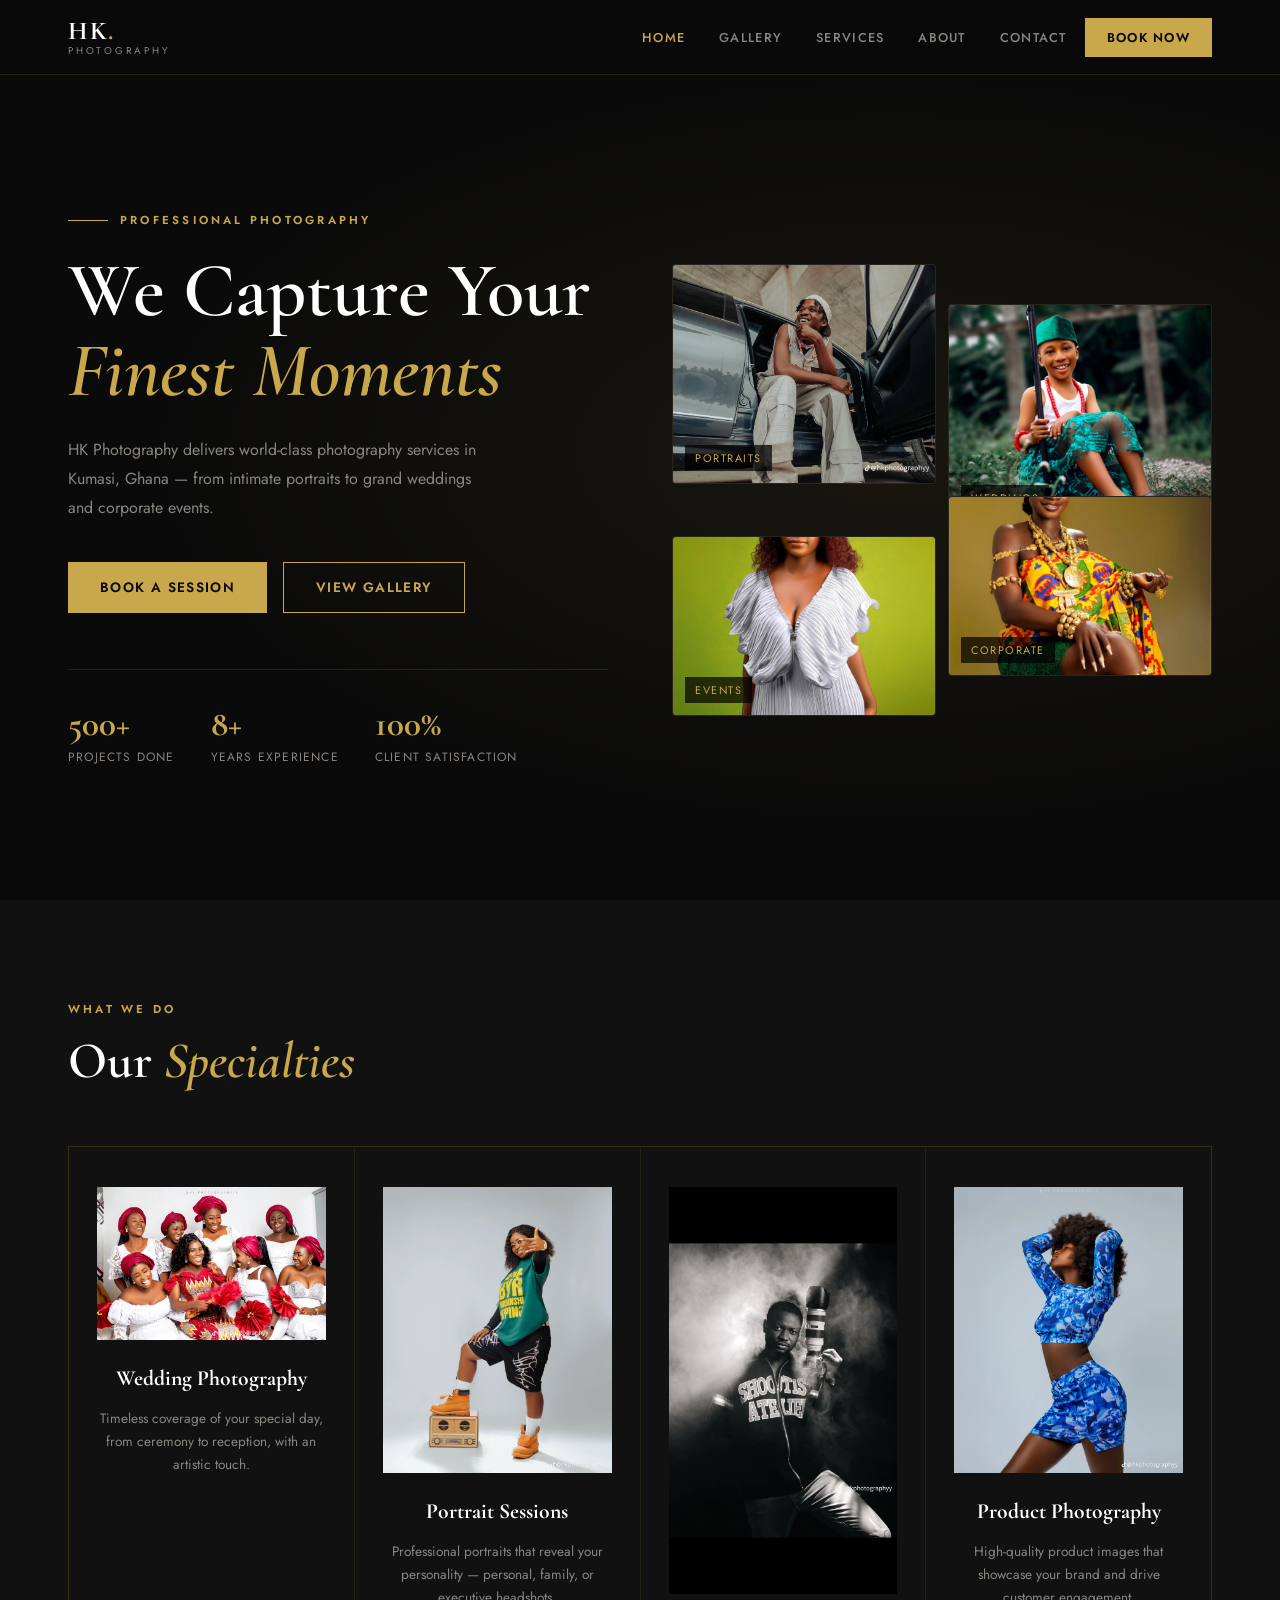
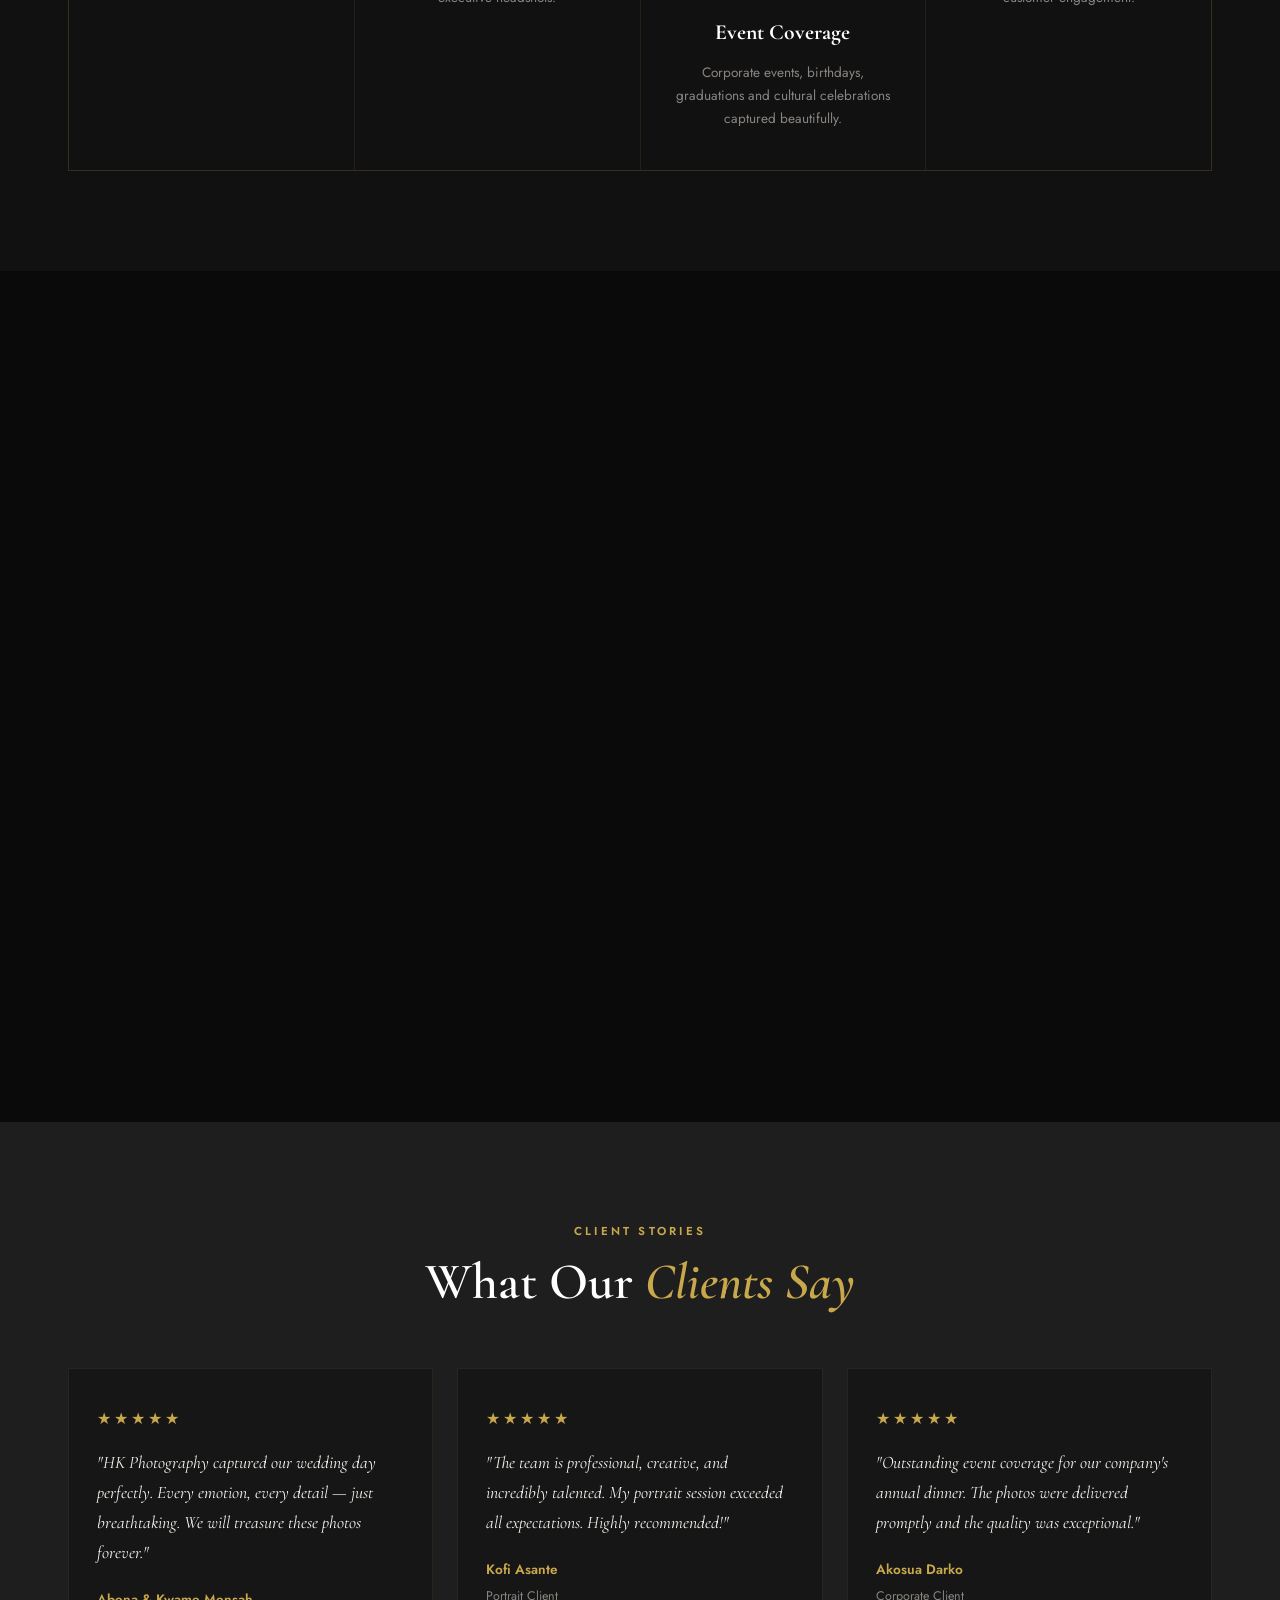
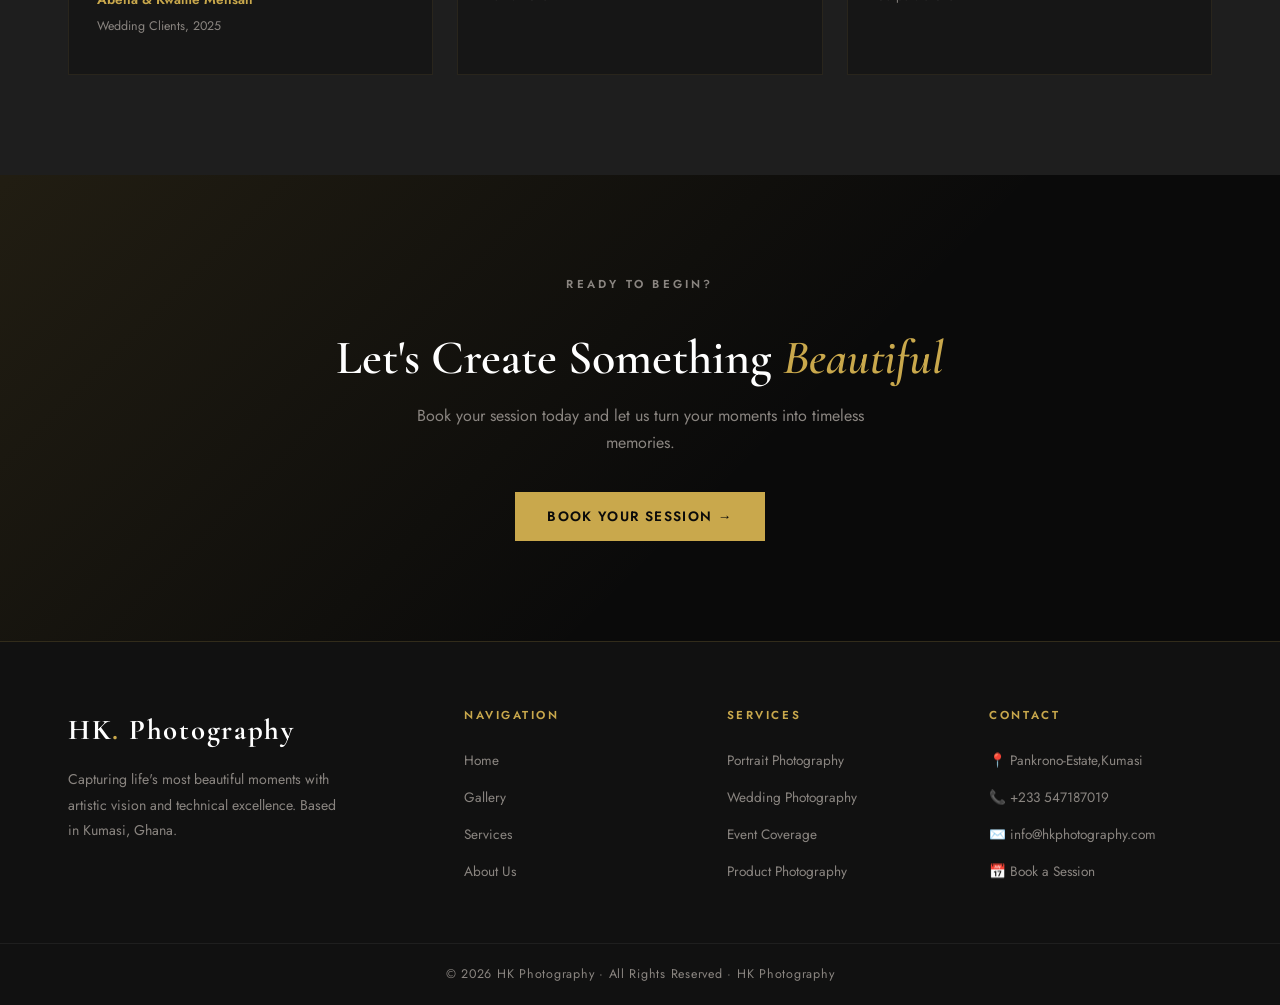
<file: index.html>
<!DOCTYPE html>
<html lang="en">
<head>
  <meta charset="UTF-8"/>
  <meta name="viewport" content="width=device-width, initial-scale=1.0"/>
  <meta name="description" content="HK Photography — Professional photography services in Kumasi, Ghana. Weddings, portraits, events and more."/>
  <title>HK Photography — Capturing Beautiful Moments</title>
    <style>
  /* ── HERO ──────────────────────────────────────────────── */
  .hero {
    min-height: 100vh; display: flex; align-items: center;
    position: relative; overflow: hidden;
    background: var(--black);
    padding-top: 80px;
  }
  .hero-bg {
    position: absolute; inset: 0;
    background: radial-gradient(ellipse at 70% 50%, rgba(201,168,76,.08) 0%, transparent 60%);
  }
  .hero-grid {
    display: grid; grid-template-columns: 1fr 1fr;
    align-items: center; gap: 64px;
    max-width: 1200px; margin: 0 auto; padding: 0 28px;
    position: relative; z-index: 1;
  }
  .hero-eyebrow {
    display: flex; align-items: center; gap: 12px; margin-bottom: 20px;
  }
  .hero-eyebrow span {
    width: 40px; height: 1px; background: var(--gold);
  }
  .hero-eyebrow p {
    font-size: .72rem; letter-spacing: .28em; text-transform: uppercase;
    color: var(--gold); font-weight: 600;
  }
  .hero h1 {
    font-family: 'Cormorant Garamond', serif;
    font-size: clamp(3rem, 6vw, 5rem);
    color: var(--white); line-height: 1.05; font-weight: 600;
    margin-bottom: 24px;
  }
  .hero h1 em { color: var(--gold); font-style: italic; display: block; }
  .hero-sub {
    font-size: 1rem; color: var(--gray-mid); max-width: 420px;
    line-height: 1.8; margin-bottom: 40px;
  }
  .hero-btns { display: flex; gap: 16px; flex-wrap: wrap; }
  .hero-stats {
    display: flex; gap: 36px; margin-top: 56px;
    padding-top: 36px; border-top: 1px solid rgba(201,168,76,.15);
  }
  .hero-stat strong {
    display: block; font-family: 'Cormorant Garamond', serif;
    font-size: 2.2rem; color: var(--gold); font-weight: 700; line-height: 1;
  }
  .hero-stat span { font-size: .75rem; color: var(--gray-mid); letter-spacing: .1em; text-transform: uppercase; }

  /* right side mosaic */
  .hero-mosaic {
    display: grid; grid-template-columns: 1fr 1fr; grid-template-rows: auto auto;
    gap: 12px;
  }
  .mosaic-item {
    border-radius: var(--radius); overflow: hidden;
    background: var(--black-card); border: 1px solid rgba(201,168,76,.1);
    display: flex; align-items: center; justify-content: center;
    font-size: 4rem; transition: var(--transition);
    position: relative;
  }
  .mosaic-item:hover { border-color: var(--gold); transform: scale(1.02); }
  .mosaic-item:nth-child(1) { height: 220px; }
  .mosaic-item:nth-child(2) { height: 220px; margin-top: 40px; }
  .mosaic-item:nth-child(3) { height: 180px; }
  .mosaic-item:nth-child(4) { height: 180px; margin-top: -40px; }
  .mosaic-label {
    position: absolute; bottom: 12px; left: 12px;
    font-size: .68rem; letter-spacing: .14em; text-transform: uppercase;
    color: var(--gold); background: rgba(0,0,0,.7); padding: 4px 10px;
  }

  /* ── SPECIALTIES ───────────────────────────────────────── */
  .specialties { padding: 100px 0; background: var(--black-soft); }
  .spec-grid {
    display: grid; grid-template-columns: repeat(4,1fr);
    gap: 1px; background: rgba(201,168,76,.1);
    margin-top: 56px; border: 1px solid rgba(201,168,76,.1);
  }
  .spec-card {
    background: var(--black-soft); padding: 40px 28px;
    transition: var(--transition); cursor: pointer;
    text-align: center;
  }
  .spec-card:hover { background: var(--black-card); }
  .spec-icon { font-size: 2.8rem; margin-bottom: 20px; display: block; }
  .spec-card h3 {
    font-family: 'Cormorant Garamond', serif;
    font-size: 1.35rem; color: var(--white); margin-bottom: 10px;
  }
  .spec-card p { font-size: .85rem; color: var(--gray-mid); line-height: 1.7; }
  .spec-card:hover h3 { color: var(--gold); }

  /* ── FEATURED WORK ─────────────────────────────────────── */
  .featured-work { padding: 100px 0; }
  .work-header {
    display: flex; align-items: flex-end; justify-content: space-between;
    margin-bottom: 48px; flex-wrap: wrap; gap: 20px;
  }
  .work-grid {
    display: grid; grid-template-columns: repeat(3,1fr);
    grid-template-rows: auto auto; gap: 12px;
  }
  .work-item {
    position: relative; overflow: hidden; cursor: pointer;
    background: var(--black-card); border: 1px solid rgba(201,168,76,.08);
    display: flex; align-items: center; justify-content: center;
    font-size: 4rem; transition: var(--transition);
  }
  .work-item:hover { border-color: rgba(201,168,76,.4); }
  .work-item:nth-child(1) { height: 280px; grid-column: 1/3; }
  .work-item:nth-child(2) { height: 280px; }
  .work-item:nth-child(3) { height: 220px; }
  .work-item:nth-child(4) { height: 220px; }
  .work-item:nth-child(5) { height: 220px; }
  .work-overlay {
    position: absolute; inset: 0; background: rgba(0,0,0,.6);
    display: flex; flex-direction: column; align-items: center; justify-content: center;
    opacity: 0; transition: var(--transition);
  }
  .work-item:hover .work-overlay { opacity: 1; }
  .work-overlay p {
    font-size: .72rem; letter-spacing: .18em; text-transform: uppercase;
    color: var(--gold); margin-bottom: 8px;
  }
  .work-overlay h4 {
    font-family: 'Cormorant Garamond', serif;
    font-size: 1.2rem; color: var(--white);
  }

  /* ── TESTIMONIAL ───────────────────────────────────────── */
  .testimonials { padding: 100px 0; background: var(--black-mid); }
  .test-grid { display: grid; grid-template-columns: repeat(3,1fr); gap: 24px; margin-top: 56px; }
  .test-card {
    background: var(--black-card); padding: 36px 28px;
    border: 1px solid rgba(201,168,76,.1); transition: var(--transition);
  }
  .test-card:hover { border-color: rgba(201,168,76,.35); }
  .test-stars { color: var(--gold); font-size: 1rem; letter-spacing: 3px; margin-bottom: 16px; }
  .test-card blockquote {
    font-family: 'Cormorant Garamond', serif;
    font-size: 1.1rem; color: var(--off-white); font-style: italic;
    line-height: 1.7; margin-bottom: 20px;
  }
  .test-author strong { font-size: .85rem; color: var(--gold); font-weight: 600; display: block; }
  .test-author span { font-size: .78rem; color: var(--gray-mid); }

  /* ── CTA SECTION ───────────────────────────────────────── */
  .cta-section {
    padding: 100px 0;
    background: linear-gradient(135deg, rgba(201,168,76,.12) 0%, transparent 60%);
    text-align: center;
  }
  .cta-section .section-title { font-size: clamp(2rem, 4vw, 3rem); margin-bottom: 16px; }
  .cta-section p { color: var(--gray-mid); max-width: 500px; margin: 0 auto 36px; }

  /* ── RESPONSIVE ────────────────────────────────────────── */
  @media (max-width: 900px) {
    .hero-grid { grid-template-columns: 1fr; }
    .hero-mosaic { display: none; }
    .spec-grid { grid-template-columns: repeat(2,1fr); }
    .work-item:nth-child(1) { grid-column: auto; }
    .work-grid { grid-template-columns: 1fr 1fr; }
    .test-grid { grid-template-columns: 1fr; }
  }
  @media (max-width: 560px) {
    .spec-grid { grid-template-columns: 1fr; }
    .work-grid { grid-template-columns: 1fr; }
    .work-item { height: 220px !important; grid-column: auto !important; }
    .hero-stats { gap: 24px; }
  }
  </style>
  <link rel="stylesheet" href="style.css"/>
</head>
<body>

<!-- HERO -->
<section class="hero">
  <div class="hero-bg"></div>
  <div class="hero-grid">
    <div class="hero-text">
      <div class="hero-eyebrow"><span></span><p>Professional Photography</p></div>
      <h1>We Capture Your <em>Finest Moments</em></h1>
      <p class="hero-sub">HK Photography delivers world-class photography services in Kumasi, Ghana — from intimate portraits to grand weddings and corporate events.</p>
      <div class="hero-btns">
        <a href="booking.html" class="btn btn-gold">Book a Session</a>
        <a href="gallery.html" class="btn btn-outline">View Gallery</a>
      </div>
      <div class="hero-stats">
        <div class="hero-stat"><strong>500+</strong><span>Projects Done</span></div>
        <div class="hero-stat"><strong>8+</strong><span>Years Experience</span></div>
        <div class="hero-stat"><strong>100%</strong><span>Client Satisfaction</span></div>
      </div>
    </div>
    <div class="hero-mosaic">
      <div class="mosaic-item"><img src= "image1.png"><span class="mosaic-label">Portraits</span></div>
      <div class="mosaic-item"><img src= "image2.png"><span class="mosaic-label">Weddings</span></div>
      <div class="mosaic-item"><img src= "image3.png"><span class="mosaic-label">Events</span></div>
      <div class="mosaic-item"><img src= "image4.png"><span class="mosaic-label">Corporate</span></div>
    </div>
  </div>
</section>

<!-- SPECIALTIES -->
<section class="specialties">
  <div class="container">
    <div class="reveal">
      <p class="section-label">What We Do</p>
      <h2 class="section-title">Our <em>Specialties</em></h2>
    </div>
    <div class="spec-grid">
      <div class="spec-card reveal reveal-delay-1">
        <span class="spec-icon"><img src= "image23.png"></span>
        <h3>Wedding Photography</h3>
        <p>Timeless coverage of your special day, from ceremony to reception, with an artistic touch.</p>
      </div>
      <div class="spec-card reveal reveal-delay-2">
        <span class="spec-icon"><img src= "image22.png"></span>
        <h3>Portrait Sessions</h3>
        <p>Professional portraits that reveal your personality — personal, family, or executive headshots.</p>
      </div>
      <div class="spec-card reveal reveal-delay-3">
        <span class="spec-icon"><img src= "image7.png"></span>
        <h3>Event Coverage</h3>
        <p>Corporate events, birthdays, graduations and cultural celebrations captured beautifully.</p>
      </div>
      <div class="spec-card reveal reveal-delay-4">
        <span class="spec-icon"><img src= "image6.png"></span>
        <h3>Product Photography</h3>
        <p>High-quality product images that showcase your brand and drive customer engagement.</p>
      </div>
    </div>
  </div>
</section>

<!-- FEATURED WORK -->
<section class="featured-work">
  <div class="container">
    <div class="work-header">
      <div class="reveal">
        <p class="section-label">Our Portfolio</p>
        <h2 class="section-title">Featured <em>Work</em></h2>
      </div>
      <a href="gallery.html" class="btn btn-outline reveal">View Full Gallery →</a>
    </div>
    <div class="work-grid">
      <div class="work-item reveal" onclick="openLightbox('💒','Wedding — Accra, 2025')">
        <img src= "image23.png">
        <div class="work-overlay"><p>Wedding</p><h4>Accra, 2025</h4></div>
      </div>
      <div class="work-item reveal reveal-delay-1" onclick="openLightbox('🎭','Portrait Session')">
        <img src= "image22.png">
        <div class="work-overlay"><p>Portrait</p><h4>Executive Shoot</h4></div>
      </div>
      <div class="work-item reveal reveal-delay-1" onclick="openLightbox('🎓','Graduation — USTED, 2025')">
        <img src= "image21.png">
        <div class="work-overlay"><p>Graduation</p><h4>USTED, 2025</h4></div>
      </div>
      <div class="work-item reveal reveal-delay-2" onclick="openLightbox('🎉','Birthday Event')">
        <img src= "image15.png">
        <div class="work-overlay"><p>Event</p><h4>Birthday Gala</h4></div>
      </div>
      <div class="work-item reveal reveal-delay-3" onclick="openLightbox('📦','Product Shoot')">
        <img src= "image6.png">
        <div class="work-overlay"><p>Product</p><h4>Brand Shoot</h4></div>
      </div>
    </div>
  </div>
</section>

<!-- TESTIMONIALS -->
<section class="testimonials">
  <div class="container">
    <div class="reveal" style="text-align:center;">
      <p class="section-label">Client Stories</p>
      <h2 class="section-title">What Our <em>Clients Say</em></h2>
    </div>
    <div class="test-grid">
      <div class="test-card reveal reveal-delay-1">
        <div class="test-stars">★★★★★</div>
        <blockquote>"HK Photography captured our wedding day perfectly. Every emotion, every detail — just breathtaking. We will treasure these photos forever."</blockquote>
        <div class="test-author"><strong>Abena & Kwame Mensah</strong><span>Wedding Clients, 2025</span></div>
      </div>
      <div class="test-card reveal reveal-delay-2">
        <div class="test-stars">★★★★★</div>
        <blockquote>"The team is professional, creative, and incredibly talented. My portrait session exceeded all expectations. Highly recommended!"</blockquote>
        <div class="test-author"><strong>Kofi Asante</strong><span>Portrait Client</span></div>
      </div>
      <div class="test-card reveal reveal-delay-3">
        <div class="test-stars">★★★★★</div>
        <blockquote>"Outstanding event coverage for our company's annual dinner. The photos were delivered promptly and the quality was exceptional."</blockquote>
        <div class="test-author"><strong>Akosua Darko</strong><span>Corporate Client</span></div>
      </div>
    </div>
  </div>
</section>

<!-- CTA -->
<section class="cta-section">
  <div class="container">
    <p class="section-label reveal">Ready to Begin?</p>
    <h2 class="section-title reveal">Let's Create Something <em>Beautiful</em></h2>
    <p class="reveal">Book your session today and let us turn your moments into timeless memories.</p>
    <div class="reveal">
      <a href="booking.html" class="btn btn-gold">Book Your Session →</a>
    </div>
  </div>
</section>

  <script src="main.js"></script>
</body>
</html>
</file>
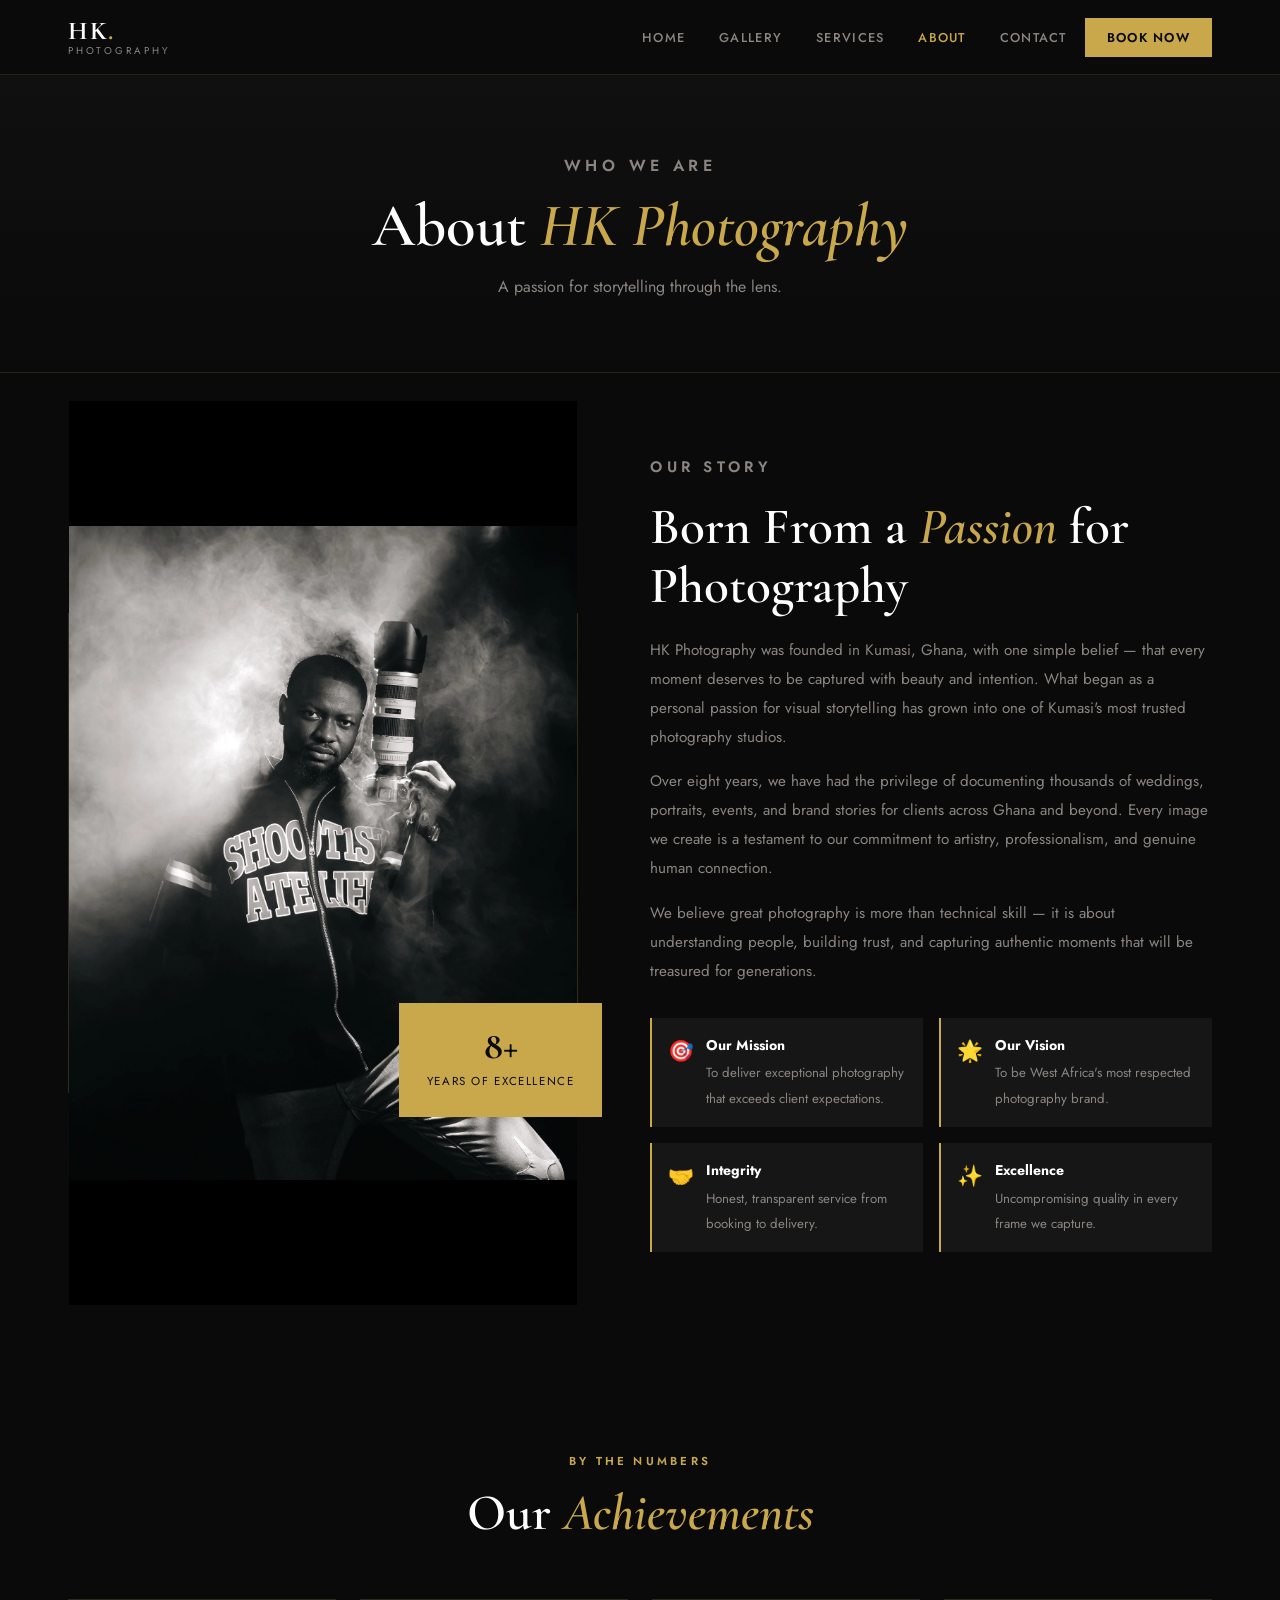
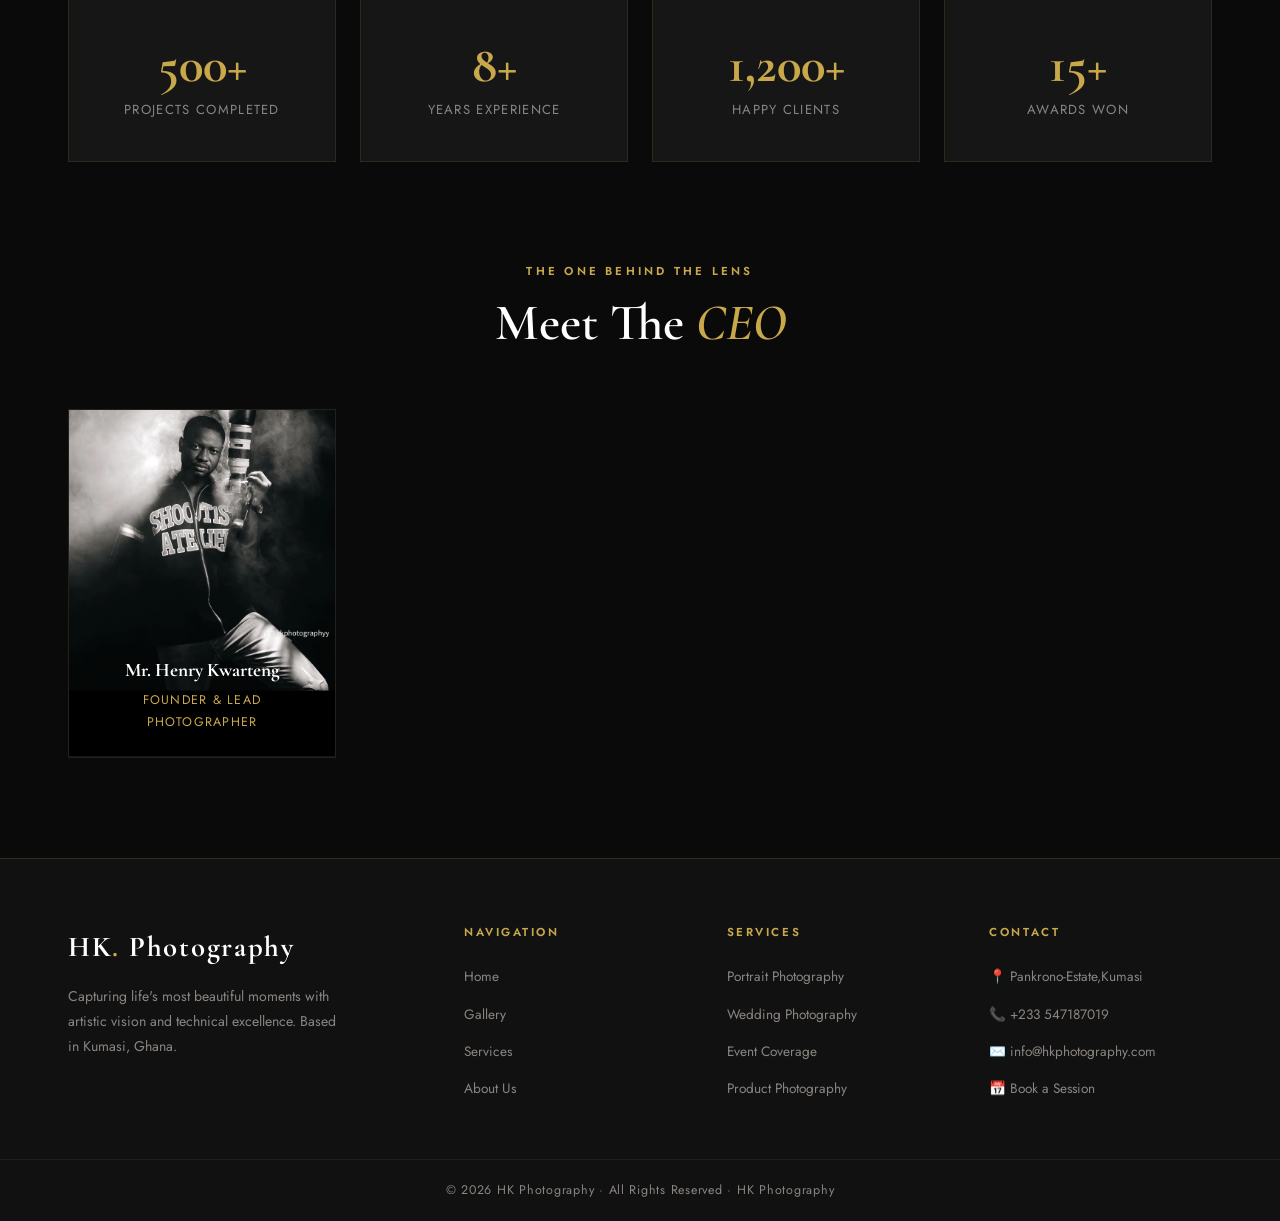
<file: about.html>
<!DOCTYPE html>
<html lang="en">
<head>
  <meta charset="UTF-8"/>
  <meta name="viewport" content="width=device-width, initial-scale=1.0"/>
  <title>HK Photography — About Us</title>
    <style>
  .about-section { padding: 80px 0 100px; }
  .about-grid { display: grid; grid-template-columns: 1fr 1.1fr; gap: 72px; align-items: center; margin-bottom: 100px; }
  .about-visual {
    position: relative;
  }
  .about-img-main {
    background: var(--black-card); border: 1px solid rgba(201,168,76,.15);
    height: 480px; display: flex; align-items: center; justify-content: center;
    font-size: 8rem;
  }
  .about-img-badge {
    position: absolute; bottom: -24px; right: -24px;
    background: var(--gold); color: var(--black);
    padding: 24px 28px; text-align: center;
  }
  .about-img-badge strong {
    display: block; font-family: 'Cormorant Garamond', serif;
    font-size: 2.4rem; font-weight: 700; line-height: 1;
  }
  .about-img-badge span { font-size: .72rem; letter-spacing: .14em; text-transform: uppercase; }

  .about-text .section-title { margin-bottom: 20px; }
  .about-text p { color: var(--gray-mid); font-size: .95rem; line-height: 1.9; margin-bottom: 16px; }
  .about-values { display: grid; grid-template-columns: 1fr 1fr; gap: 16px; margin-top: 32px; }
  .value-item {
    display: flex; gap: 12px; align-items: flex-start;
    background: var(--black-card); padding: 16px; border-left: 2px solid var(--gold);
  }
  .value-item span { font-size: 1.3rem; flex-shrink: 0; }
  .value-item p { font-size: .83rem; color: var(--gray-mid); margin: 0; }
  .value-item strong { font-size: .88rem; color: var(--white); display: block; margin-bottom: 3px; }

  /* TEAM */
  .team-section { padding: 0 0 100px; }
  .team-grid { display: grid; grid-template-columns: repeat(4,1fr); gap: 24px; margin-top: 56px; }
  .team-card {
    background: var(--black-card); border: 1px solid rgba(201,168,76,.08);
    text-align: center; overflow: hidden; transition: var(--transition);
  }
  .team-card:hover { border-color: rgba(201,168,76,.35); transform: translateY(-6px); }
  .team-photo {
    height: 220px; background: var(--black-mid);
    display: flex; align-items: center; justify-content: center; font-size: 5rem;
    border-bottom: 1px solid rgba(201,168,76,.1);
  }
  .team-info { padding: 24px 20px; }
  .team-info h4 {
    font-family: 'Cormorant Garamond', serif; font-size: 1.2rem;
    color: var(--white); margin-bottom: 4px;
  }
  .team-info p { font-size: .78rem; color: var(--gold); letter-spacing: .1em; text-transform: uppercase; }

  /* MILESTONES */
  .milestones { padding: 0 0 100px; }
  .milestone-grid { display: grid; grid-template-columns: repeat(4,1fr); gap: 24px; margin-top: 56px; }
  .milestone-card {
    text-align: center; padding: 40px 20px;
    border: 1px solid rgba(201,168,76,.12); background: var(--black-card);
  }
  .milestone-card strong {
    display: block; font-family: 'Cormorant Garamond', serif;
    font-size: 3.2rem; color: var(--gold); font-weight: 700; line-height: 1; margin-bottom: 8px;
  }
  .milestone-card p { font-size: .82rem; color: var(--gray-mid); letter-spacing: .1em; text-transform: uppercase; }

  @media (max-width: 900px) {
    .about-grid { grid-template-columns: 1fr; }
    .about-img-badge { right: 0; }
    .team-grid { grid-template-columns: repeat(2,1fr); }
    .milestone-grid { grid-template-columns: repeat(2,1fr); }
    .about-values { grid-template-columns: 1fr; }
  }
  </style>
  <link rel="stylesheet" href="style.css"/>
</head>
<body>

<div class="page-banner">
  <p class="section-label">Who We Are</p>
  <h1 class="section-title">About <em>HK Photography</em></h1>
  <p>A passion for storytelling through the lens.</p>
</div>

<section class="about-section">
  <div class="container">
    <div class="about-grid">
      <div class="about-visual reveal">
        <div class="about-img-main">
          <img src="image7.png" alt="FOUNDER">
        </div>
        <div class="about-img-badge">
          <strong>8+</strong>
          <span>Years of Excellence</span>
        </div>
      </div>
      <div class="about-text reveal reveal-delay-1">
        <p class="section-label">Our Story</p>
        <h2 class="section-title">Born From a <em>Passion</em> for Photography</h2>
        <p>HK Photography was founded in Kumasi, Ghana, with one simple belief — that every moment deserves to be captured with beauty and intention. What began as a personal passion for visual storytelling has grown into one of Kumasi's most trusted photography studios.</p>
        <p>Over eight years, we have had the privilege of documenting thousands of weddings, portraits, events, and brand stories for clients across Ghana and beyond. Every image we create is a testament to our commitment to artistry, professionalism, and genuine human connection.</p>
        <p>We believe great photography is more than technical skill — it is about understanding people, building trust, and capturing authentic moments that will be treasured for generations.</p>
        <div class="about-values">
          <div class="value-item"><span>🎯</span><div><strong>Our Mission</strong><p>To deliver exceptional photography that exceeds client expectations.</p></div></div>
          <div class="value-item"><span>🌟</span><div><strong>Our Vision</strong><p>To be West Africa's most respected photography brand.</p></div></div>
          <div class="value-item"><span>🤝</span><div><strong>Integrity</strong><p>Honest, transparent service from booking to delivery.</p></div></div>
          <div class="value-item"><span>✨</span><div><strong>Excellence</strong><p>Uncompromising quality in every frame we capture.</p></div></div>
        </div>
      </div>
    </div>
  </div>
</section>

<!-- MILESTONES -->
<section class="milestones">
  <div class="container">
    <div class="reveal" style="text-align:center;"><p class="section-label">By The Numbers</p><h2 class="section-title">Our <em>Achievements</em></h2></div>
    <div class="milestone-grid">
      <div class="milestone-card reveal"><strong>500+</strong><p>Projects Completed</p></div>
      <div class="milestone-card reveal reveal-delay-1"><strong>8+</strong><p>Years Experience</p></div>
      <div class="milestone-card reveal reveal-delay-2"><strong>1,200+</strong><p>Happy Clients</p></div>
      <div class="milestone-card reveal reveal-delay-3"><strong>15+</strong><p>Awards Won</p></div>
    </div>
  </div>
</section>

<!-- TEAM -->
<section class="team-section">
  <div class="container">
    <div class="reveal" style="text-align:center;"><p class="section-label">The One Behind The Lens</p><h2 class="section-title">Meet The <em>CEO</em></h2></div>
    <div class="team-grid">
      <div class="team-card reveal">
        <div class="team-photo">
            <img src="image7.png" alt="FOUNDER">
        </div>
        <div class="team-info"><h4>Mr. Henry Kwarteng</h4><p>Founder & Lead Photographer</p></div>
      </div>
     
    </div>
  </div>
</section>

  <script src="main.js"></script>
</body>
</html>
</file>
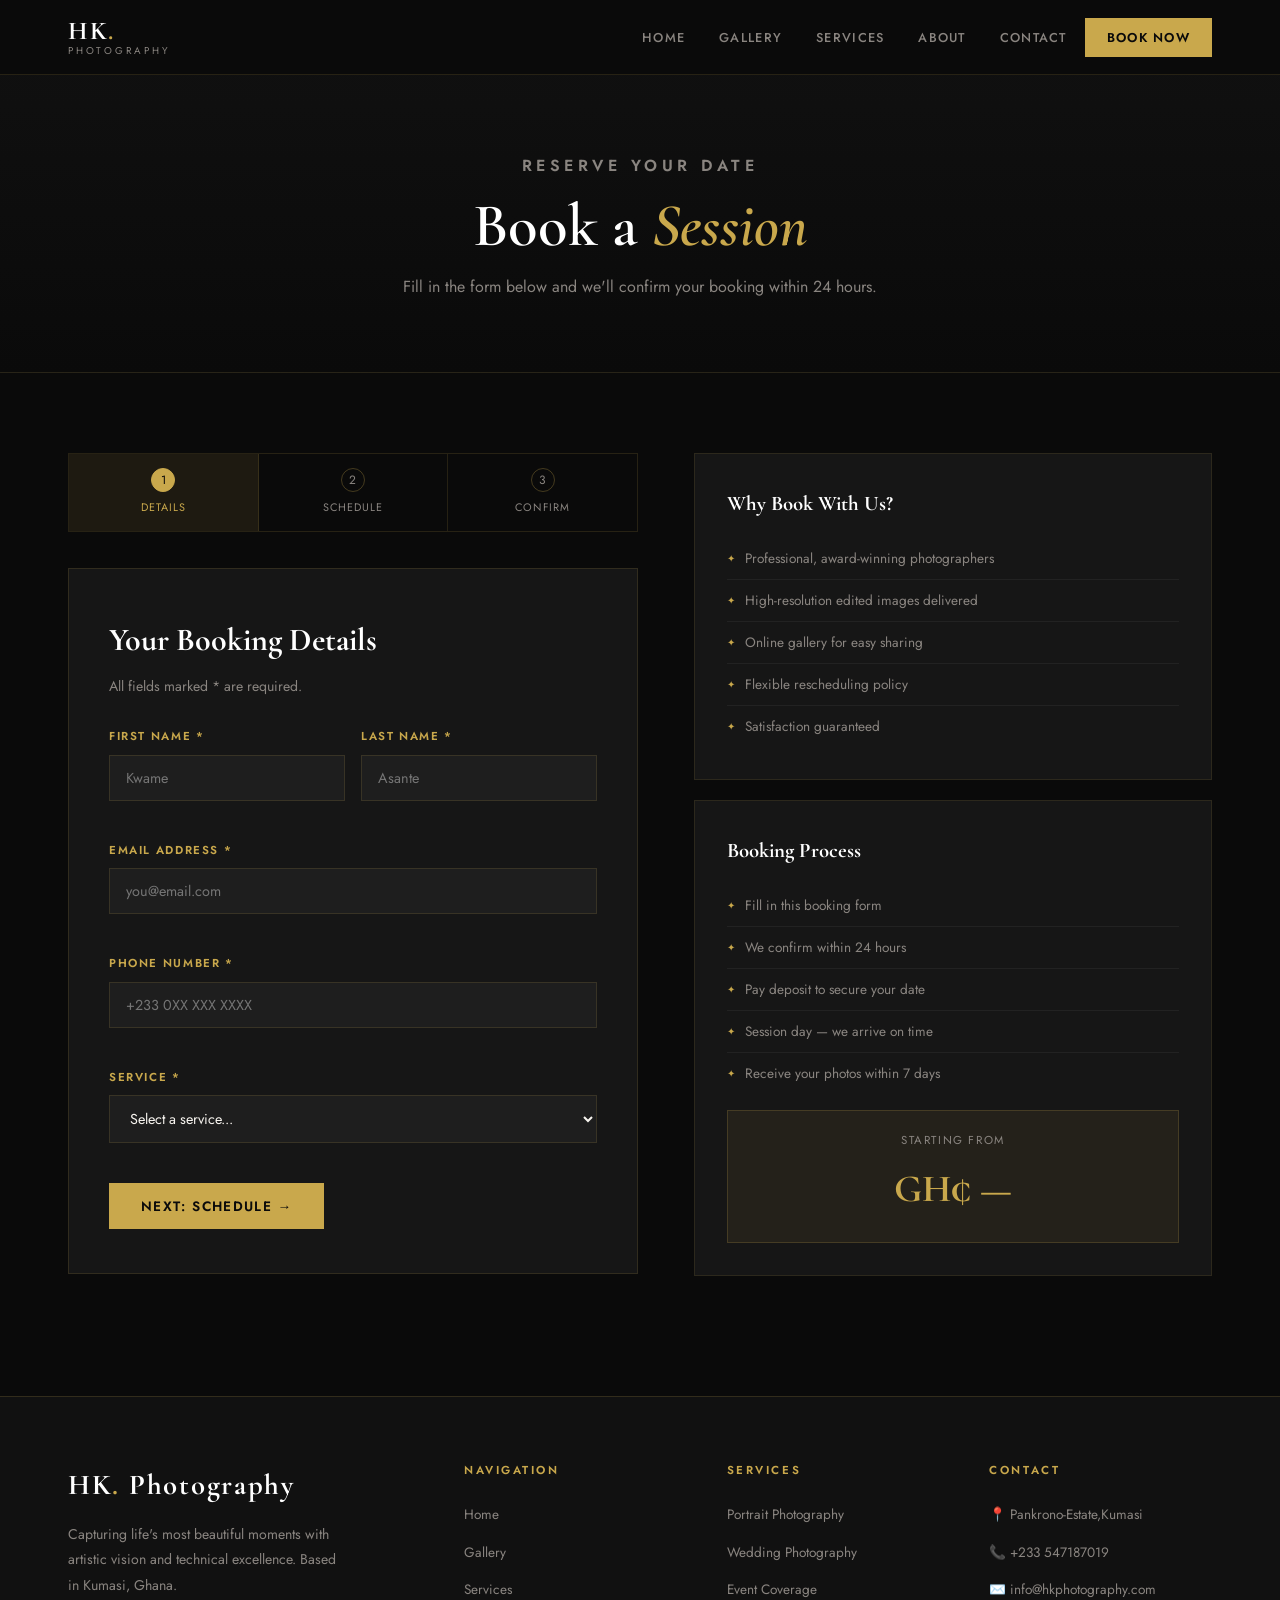
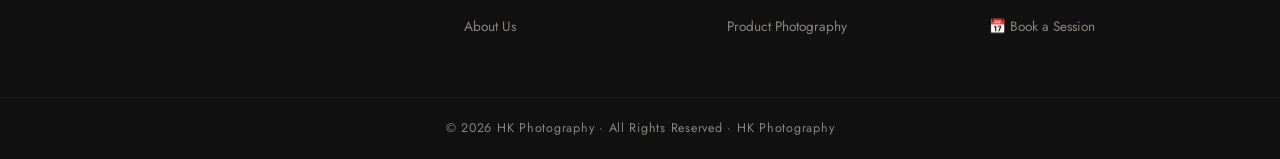
<file: booking.html>
<!DOCTYPE html>
<html lang="en">
<head>
  <meta charset="UTF-8"/>
  <meta name="viewport" content="width=device-width, initial-scale=1.0"/>
  <title>HK Photography — Book a Session</title>
    <style>
  .booking-section { padding: 80px 0 100px; }
  .booking-grid { display: grid; grid-template-columns: 1.1fr 1fr; gap: 56px; align-items: start; }

  /* FORM */
  .booking-form-wrap {
    background: var(--black-card); border: 1px solid rgba(201,168,76,.15);
    padding: 44px 40px;
  }
  .booking-form-wrap h2 { font-family:'Cormorant Garamond',serif; font-size:2rem; color:var(--white); margin-bottom:8px; }
  .booking-form-wrap > p { color:var(--gray-mid); font-size:.88rem; margin-bottom:28px; }
  .form-row { display:grid; grid-template-columns:1fr 1fr; gap:16px; }
  .form-group { display:flex; flex-direction:column; margin-bottom:20px; }
  .form-group label { font-size:.72rem; letter-spacing:.14em; text-transform:uppercase; color:var(--gold); margin-bottom:8px; font-weight:600; }
  .form-group input, .form-group select, .form-group textarea {
    background:var(--black-mid); border:1px solid rgba(201,168,76,.15);
    color:var(--off-white); padding:12px 16px; font-family:'Jost',sans-serif;
    font-size:.9rem; outline:none; transition:var(--transition);
  }
  .form-group input:focus, .form-group select:focus, .form-group textarea:focus {
    border-color:var(--gold);
  }
  .form-group select option { background:var(--black-mid); }
  .form-group textarea { resize:vertical; min-height:100px; }
  .err { color:#E57373; font-size:.75rem; margin-top:4px; min-height:16px; }

  /* Steps indicator */
  .steps {
    display:flex; gap:0; margin-bottom:36px;
    border: 1px solid rgba(201,168,76,.15);
  }
  .step {
    flex:1; padding:14px 12px; text-align:center; cursor:pointer;
    border-right:1px solid rgba(201,168,76,.15); transition:var(--transition);
    position:relative;
  }
  .step:last-child { border-right:none; }
  .step.active { background:rgba(201,168,76,.1); }
  .step .step-num {
    width:24px; height:24px; border-radius:50%;
    border:1px solid rgba(201,168,76,.3); color:var(--gray-mid);
    display:flex; align-items:center; justify-content:center;
    font-size:.75rem; margin:0 auto 6px;
  }
  .step.active .step-num { background:var(--gold); color:var(--black); border-color:var(--gold); }
  .step .step-label { font-size:.68rem; letter-spacing:.1em; text-transform:uppercase; color:var(--gray-mid); }
  .step.active .step-label { color:var(--gold); }

  /* Form steps */
  .form-step { display:none; }
  .form-step.active { display:block; }
  .step-nav { display:flex; gap:12px; margin-top:8px; }

  /* Booking Summary sidebar */
  .booking-info { position:sticky; top:100px; }
  .info-card {
    background:var(--black-card); border:1px solid rgba(201,168,76,.12);
    padding:32px; margin-bottom:20px;
  }
  .info-card h4 { font-family:'Cormorant Garamond',serif; font-size:1.3rem; color:var(--white); margin-bottom:16px; }
  .info-card ul { list-style:none; }
  .info-card ul li {
    display:flex; gap:10px; align-items:flex-start;
    padding:9px 0; border-bottom:1px solid rgba(255,255,255,.05);
    font-size:.85rem; color:var(--gray-mid);
  }
  .info-card ul li:last-child { border-bottom:none; }
  .info-card ul li::before { content:'✦'; color:var(--gold); font-size:.6rem; flex-shrink:0; margin-top:4px; }

  .price-display {
    background:rgba(201,168,76,.08); border:1px solid rgba(201,168,76,.2);
    padding:20px 24px; margin-top:16px; text-align:center;
  }
  .price-display p { font-size:.72rem; letter-spacing:.14em; text-transform:uppercase; color:var(--gray-mid); margin-bottom:6px; }
  .price-display strong { font-family:'Cormorant Garamond',serif; font-size:2.4rem; color:var(--gold); font-weight:700; }

  /* Success */
  .booking-success {
    display:none; text-align:center; padding:56px 32px;
    background:var(--black-card); border:1px solid rgba(201,168,76,.2);
  }
  .booking-success span { font-size:4rem; display:block; margin-bottom:20px; }
  .booking-success h3 { font-family:'Cormorant Garamond',serif; font-size:2rem; color:var(--gold); margin-bottom:12px; }
  .booking-success p { color:var(--gray-mid); max-width:400px; margin:0 auto 28px; }

  @media(max-width:900px){
    .booking-grid{grid-template-columns:1fr;}
    .booking-info{position:static;}
    .form-row{grid-template-columns:1fr;}
    .booking-form-wrap{padding:28px 20px;}
  }
  </style>
  <link rel="stylesheet" href="style.css"/>
</head>
<body>

<div class="page-banner">
  <p class="section-label">Reserve Your Date</p>
  <h1 class="section-title">Book a <em>Session</em></h1>
  <p>Fill in the form below and we'll confirm your booking within 24 hours.</p>
</div>

<section class="booking-section">
  <div class="container">
    <div class="booking-grid">

      <!-- FORM -->
      <div>
        <div class="steps">
          <div class="step active" data-step="1"><div class="step-num">1</div><div class="step-label">Details</div></div>
          <div class="step" data-step="2"><div class="step-num">2</div><div class="step-label">Schedule</div></div>
          <div class="step" data-step="3"><div class="step-num">3</div><div class="step-label">Confirm</div></div>
        </div>

        <div class="booking-form-wrap">
          <h2>Your Booking Details</h2>
          <p>All fields marked * are required.</p>

          <!-- STEP 1 -->
          <div class="form-step active" id="step-1">
            <div class="form-row">
              <div class="form-group"><label>First Name *</label><input type="text" id="b-fname" placeholder="Kwame"/><span class="err" id="err-b-fname"></span></div>
              <div class="form-group"><label>Last Name *</label><input type="text" id="b-lname" placeholder="Asante"/><span class="err" id="err-b-lname"></span></div>
            </div>
            <div class="form-group"><label>Email Address *</label><input type="email" id="b-email" placeholder="you@email.com"/><span class="err" id="err-b-email"></span></div>
            <div class="form-group"><label>Phone Number *</label><input type="tel" id="b-phone" placeholder="+233 0XX XXX XXXX"/><span class="err" id="err-b-phone"></span></div>
            <div class="form-group">
              <label>Service *</label>
              <select id="b-service" onchange="updatePrice()">
                <option value="">Select a service...</option>
                <option value="Wedding Photography — GH₵ 2,500">Wedding Photography — GH₵ 2,500</option>
                <option value="Portrait Session — GH₵ 500">Portrait Session — GH₵ 500</option>
                <option value="Event Photography — GH₵ 1,200">Event Photography — GH₵ 1,200</option>
                <option value="Product Photography — GH₵ 800">Product Photography — GH₵ 800</option>
              </select>
              <span class="err" id="err-b-service"></span>
            </div>
            <div class="step-nav">
              <button type="button" class="btn btn-gold" onclick="goStep(2)">Next: Schedule →</button>
            </div>
          </div>

          <!-- STEP 2 -->
          <div class="form-step" id="step-2">
            <div class="form-group"><label>Preferred Date *</label><input type="date" id="b-date"/><span class="err" id="err-b-date"></span></div>
            <div class="form-group">
              <label>Preferred Time *</label>
              <select id="b-time">
                <option value="">Select a time...</option>
                <option>8:00 AM</option><option>10:00 AM</option>
                <option>12:00 PM</option><option>2:00 PM</option>
                <option>4:00 PM</option>
              </select>
              <span class="err" id="err-b-time"></span>
            </div>
            <div class="form-group"><label>Location / Venue</label><input type="text" id="b-location" placeholder="e.g. Garden City Mall, Kumasi"/></div>
            <div class="form-group"><label>Additional Notes</label><textarea id="b-notes" placeholder="Any special requirements or details..."></textarea></div>
            <div class="step-nav">
              <button type="button" class="btn btn-outline" onclick="goStep(1)">← Back</button>
              <button type="button" class="btn btn-gold" onclick="goStep(3)">Next: Confirm →</button>
            </div>
          </div>

          <!-- STEP 3 -->
          <div class="form-step" id="step-3">
            <div id="booking-summary" style="background:var(--black-mid);padding:20px;margin-bottom:24px;border-left:3px solid var(--gold);">
              <p style="font-size:.78rem;color:var(--gold);letter-spacing:.14em;text-transform:uppercase;margin-bottom:12px;">Booking Summary</p>
              <div id="summary-content" style="font-size:.9rem;color:var(--off-white);line-height:2;"></div>
            </div>
            <div class="form-group">
              <label class="check-label" style="display:flex;align-items:flex-start;gap:10px;cursor:pointer;color:var(--gray-mid);font-size:.85rem;text-transform:none;letter-spacing:0;">
                <input type="checkbox" id="b-agree" style="margin-top:2px;accent-color:var(--gold);width:16px;height:16px;"/>
                I agree to HK Photography's booking terms and conditions.
              </label>
              <span class="err" id="err-b-agree"></span>
            </div>
            <div class="step-nav">
              <button type="button" class="btn btn-outline" onclick="goStep(2)">← Back</button>
              <button type="button" class="btn btn-gold" onclick="submitBooking()">Confirm Booking ✓</button>
            </div>
          </div>
        </div>

        <!-- SUCCESS -->
        <div class="booking-success" id="booking-success">
          <span>🎉</span>
          <h3>Booking Confirmed!</h3>
          <p>Thank you! Your session has been booked. We will contact you within 24 hours to confirm all the details.</p>
          <a href="index.html" class="btn btn-gold">Back to Home →</a>
        </div>
      </div>

      <!-- SIDEBAR -->
      <div class="booking-info reveal reveal-delay-1">
        <div class="info-card">
          <h4>Why Book With Us?</h4>
          <ul>
            <li>Professional, award-winning photographers</li>
            <li>High-resolution edited images delivered</li>
            <li>Online gallery for easy sharing</li>
            <li>Flexible rescheduling policy</li>
            <li>Satisfaction guaranteed</li>
          </ul>
        </div>
        <div class="info-card">
          <h4>Booking Process</h4>
          <ul>
            <li>Fill in this booking form</li>
            <li>We confirm within 24 hours</li>
            <li>Pay deposit to secure your date</li>
            <li>Session day — we arrive on time</li>
            <li>Receive your photos within 7 days</li>
          </ul>
          <div class="price-display" id="price-display">
            <p>Starting From</p>
            <strong id="price-val">GH₵ —</strong>
          </div>
        </div>
      </div>

    </div>
  </div>
</section>

<script>
let currentStep = 1;

function goStep(step) {
  // Validate current step before advancing
  if (step > currentStep) {
    if (currentStep === 1 && !validateStep1()) return;
    if (currentStep === 2 && !validateStep2()) return;
    if (step === 3) buildSummary();
  }
  document.getElementById(`step-${currentStep}`).classList.remove('active');
  document.querySelectorAll('.step').forEach(s => s.classList.remove('active'));
  currentStep = step;
  document.getElementById(`step-${currentStep}`).classList.add('active');
  document.querySelector(`.step[data-step="${currentStep}"]`).classList.add('active');
}

function validateStep1() {
  let ok = true;
  const fname = document.getElementById('b-fname').value.trim();
  const lname = document.getElementById('b-lname').value.trim();
  const email = document.getElementById('b-email').value.trim();
  const phone = document.getElementById('b-phone').value.trim();
  const service = document.getElementById('b-service').value;
  const emailOk = /^[^\s@]+@[^\s@]+\.[^\s@]+$/.test(email);

  document.getElementById('err-b-fname').textContent = fname ? '' : 'Required.';
  document.getElementById('err-b-lname').textContent = lname ? '' : 'Required.';
  document.getElementById('err-b-email').textContent = email ? (emailOk ? '' : 'Invalid email.') : 'Required.';
  document.getElementById('err-b-phone').textContent = phone ? '' : 'Required.';
  document.getElementById('err-b-service').textContent = service ? '' : 'Please select a service.';
  if (!fname||!lname||!email||!emailOk||!phone||!service) ok = false;
  return ok;
}

function validateStep2() {
  let ok = true;
  const date = document.getElementById('b-date').value;
  const time = document.getElementById('b-time').value;
  document.getElementById('err-b-date').textContent = date ? '' : 'Please select a date.';
  document.getElementById('err-b-time').textContent = time ? '' : 'Please select a time.';
  if (!date||!time) ok = false;
  return ok;
}

function buildSummary() {
  const data = {
    Name: `${document.getElementById('b-fname').value} ${document.getElementById('b-lname').value}`,
    Email: document.getElementById('b-email').value,
    Phone: document.getElementById('b-phone').value,
    Service: document.getElementById('b-service').value,
    Date: document.getElementById('b-date').value,
    Time: document.getElementById('b-time').value,
    Location: document.getElementById('b-location').value || 'TBD',
  };
  document.getElementById('summary-content').innerHTML =
    Object.entries(data).map(([k,v]) => `<div><span style="color:var(--gray-mid);min-width:80px;display:inline-block;">${k}:</span> <strong>${v}</strong></div>`).join('');
}

function updatePrice() {
  const svc = document.getElementById('b-service').value;
  const match = svc.match(/GH₵ [\d,]+/);
  document.getElementById('price-val').textContent = match ? match[0] : 'GH₵ —';
}

function submitBooking() {
  const agree = document.getElementById('b-agree').checked;
  document.getElementById('err-b-agree').textContent = agree ? '' : 'You must agree to the terms.';
  if (!agree) return;
  document.querySelector('.steps').style.display = 'none';
  document.querySelector('.booking-form-wrap').style.display = 'none';
  document.getElementById('booking-success').style.display = 'block';
  showToast('🎉 Booking submitted successfully!');
}
</script>
  <script src="main.js"></script>
</body>
</html>
</file>
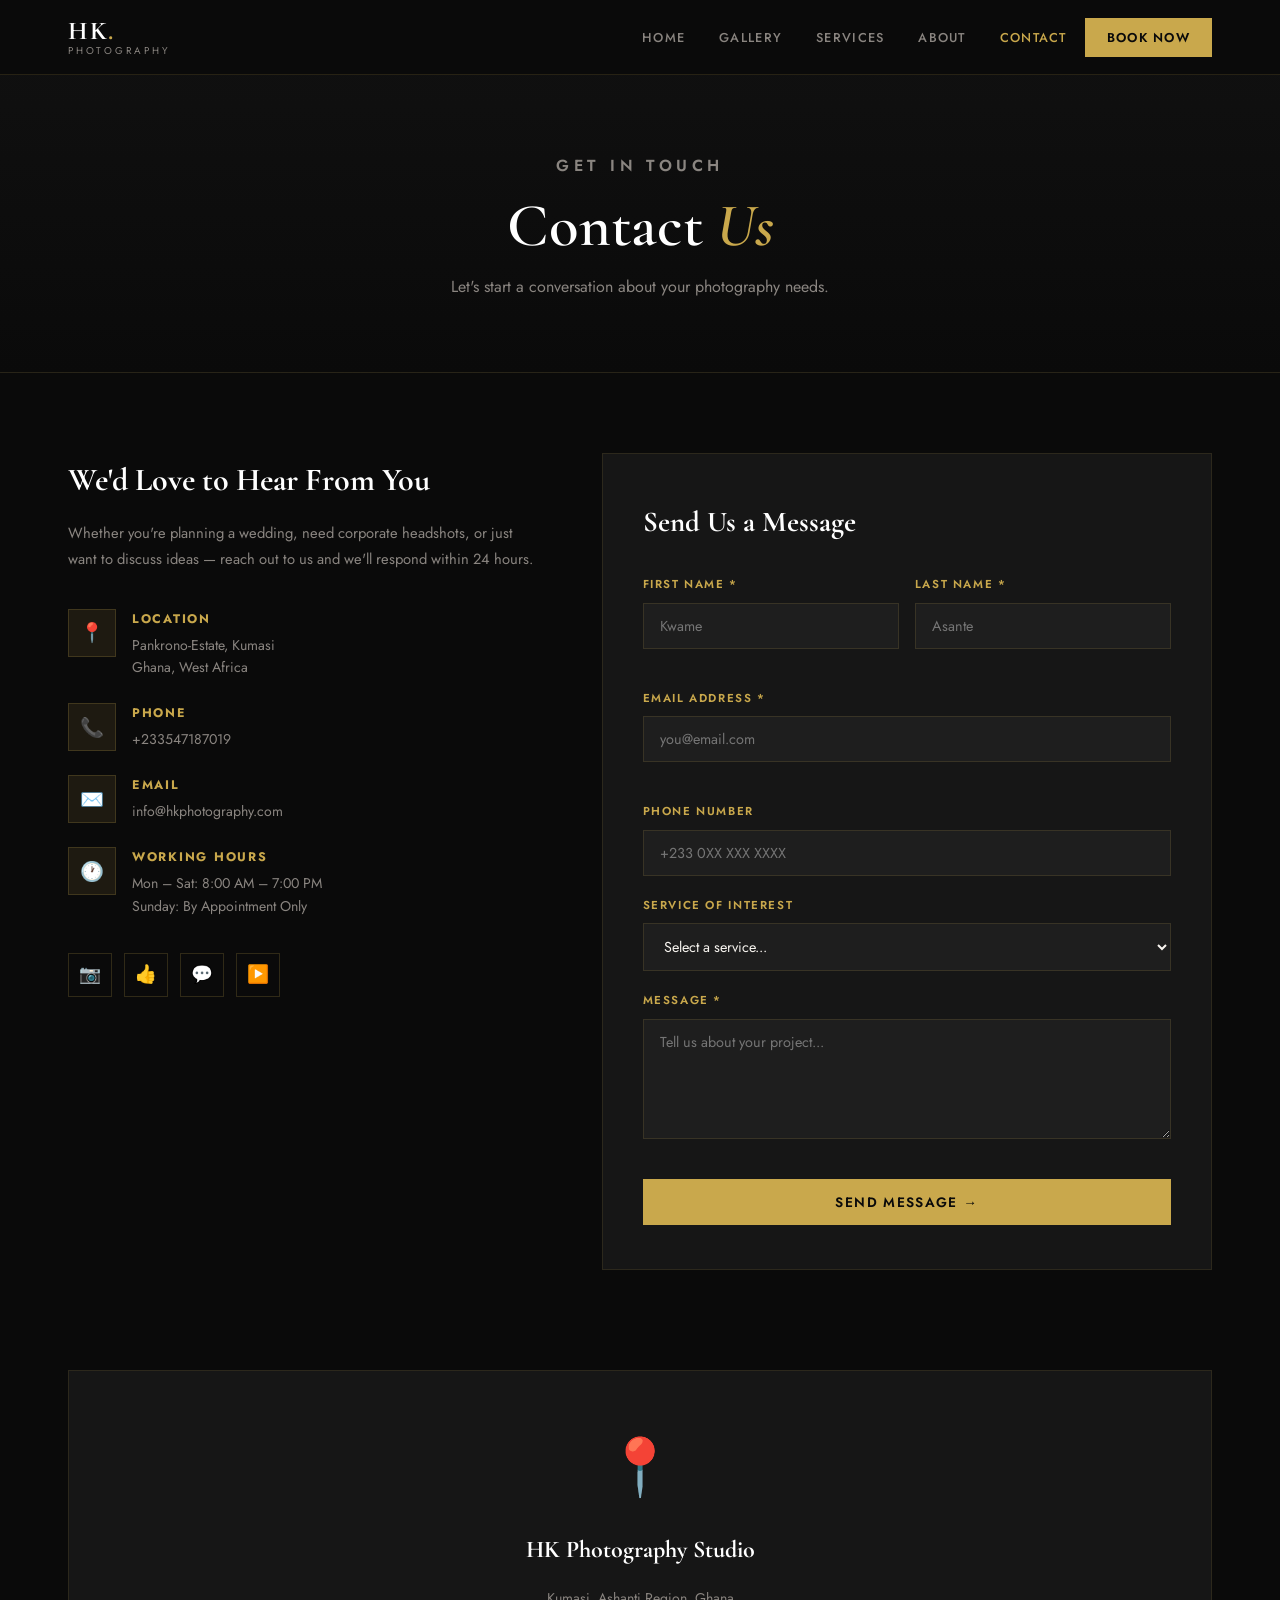
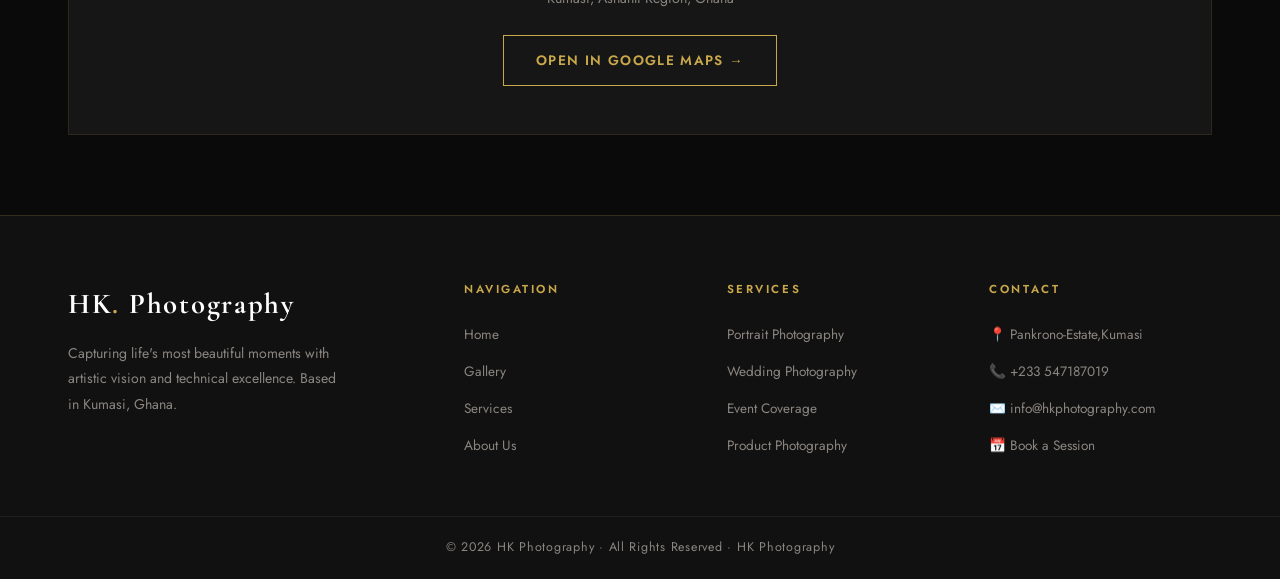
<file: contact.html>
<!DOCTYPE html>
<html lang="en">
<head>
  <meta charset="UTF-8"/>
  <meta name="viewport" content="width=device-width, initial-scale=1.0"/>
  <title>HK Photography — Contact Us</title>
    <style>
  .contact-section { padding: 80px 0 100px; }
  .contact-grid { display: grid; grid-template-columns: 1fr 1.3fr; gap: 64px; align-items: start; }
  .contact-info h2 { font-family:'Cormorant Garamond',serif; font-size:2rem; color:var(--white); margin-bottom:12px; }
  .contact-info > p { color:var(--gray-mid); font-size:.92rem; line-height:1.8; margin-bottom:36px; }
  .info-items { display:flex; flex-direction:column; gap:24px; }
  .info-item { display:flex; gap:16px; align-items:flex-start; }
  .info-icon {
    width:48px; height:48px; background:rgba(201,168,76,.1);
    border:1px solid rgba(201,168,76,.2);
    display:flex; align-items:center; justify-content:center;
    font-size:1.2rem; flex-shrink:0;
  }
  .info-item strong { font-size:.78rem; letter-spacing:.14em; text-transform:uppercase; color:var(--gold); display:block; margin-bottom:4px; }
  .info-item p { font-size:.88rem; color:var(--gray-mid); line-height:1.6; }
  .social-links { display:flex; gap:12px; margin-top:36px; }
  .social-link {
    width:44px; height:44px; border:1px solid rgba(201,168,76,.2);
    display:flex; align-items:center; justify-content:center; font-size:1.1rem;
    transition:var(--transition);
  }
  .social-link:hover { background:var(--gold); border-color:var(--gold); }

  .contact-form-wrap {
    background:var(--black-card); border:1px solid rgba(201,168,76,.12);
    padding:44px 40px;
  }
  .contact-form-wrap h3 { font-family:'Cormorant Garamond',serif; font-size:1.8rem; color:var(--white); margin-bottom:28px; }
  .form-row { display:grid; grid-template-columns:1fr 1fr; gap:16px; }
  .form-group { display:flex; flex-direction:column; margin-bottom:20px; }
  .form-group label { font-size:.72rem; letter-spacing:.14em; text-transform:uppercase; color:var(--gold); margin-bottom:8px; font-weight:600; }
  .form-group input, .form-group select, .form-group textarea {
    background:var(--black-mid); border:1px solid rgba(201,168,76,.15);
    color:var(--off-white); padding:12px 16px; font-family:'Jost',sans-serif;
    font-size:.9rem; outline:none; transition:var(--transition);
  }
  .form-group input:focus, .form-group select:focus, .form-group textarea:focus {
    border-color:var(--gold); background:var(--black-soft);
  }
  .form-group select option { background:var(--black-mid); }
  .form-group textarea { resize:vertical; min-height:120px; }
  .err { color:#E57373; font-size:.75rem; margin-top:4px; min-height:16px; }
  .form-success {
    display:none; align-items:flex-start; gap:16px;
    background:rgba(201,168,76,.08); border:1px solid rgba(201,168,76,.3);
    padding:24px;
  }
  .form-success span { font-size:2rem; }
  .form-success strong { display:block; color:var(--gold); margin-bottom:4px; }
  .form-success p { color:var(--gray-mid); font-size:.88rem; }

  .map-section { padding:0 0 80px; }
  .map-placeholder {
    background:var(--black-card); border:1px solid rgba(201,168,76,.12);
    min-height:300px; display:flex; align-items:center; justify-content:center;
    flex-direction:column; gap:16px; text-align:center; padding:48px;
  }
  .map-placeholder span { font-size:3.5rem; }
  .map-placeholder h3 { font-family:'Cormorant Garamond',serif; font-size:1.5rem; color:var(--white); }
  .map-placeholder p { color:var(--gray-mid); font-size:.88rem; }

  @media(max-width:860px){
    .contact-grid{grid-template-columns:1fr;}
    .form-row{grid-template-columns:1fr;}
    .contact-form-wrap{padding:28px 20px;}
  }
  </style>
  <link rel="stylesheet" href="style.css"/>
</head>
<body>

<div class="page-banner">
  <p class="section-label">Get In Touch</p>
  <h1 class="section-title">Contact <em>Us</em></h1>
  <p>Let's start a conversation about your photography needs.</p>
</div>

<section class="contact-section">
  <div class="container">
    <div class="contact-grid">
      <div class="contact-info reveal">
        <h2>We'd Love to Hear From You</h2>
        <p>Whether you're planning a wedding, need corporate headshots, or just want to discuss ideas — reach out to us and we'll respond within 24 hours.</p>
        <div class="info-items">
          <div class="info-item"><div class="info-icon">📍</div><div><strong>Location</strong><p>Pankrono-Estate, Kumasi<br/>Ghana, West Africa</p></div></div>
          <div class="info-item"><div class="info-icon">📞</div><div><strong>Phone</strong><p>+233547187019</p></div></div>
          <div class="info-item"><div class="info-icon">✉️</div><div><strong>Email</strong><p>info@hkphotography.com</p></div></div>
          <div class="info-item"><div class="info-icon">🕐</div><div><strong>Working Hours</strong><p>Mon – Sat: 8:00 AM – 7:00 PM<br/>Sunday: By Appointment Only</p></div></div>
        </div>
        <div class="social-links">
          <a href="#" class="social-link" aria-label="Instagram">📷</a>
          <a href="#" class="social-link" aria-label="Facebook">👍</a>
          <a href="#" class="social-link" aria-label="WhatsApp">💬</a>
          <a href="#" class="social-link" aria-label="YouTube">▶️</a>
        </div>
      </div>

      <div class="contact-form-wrap reveal reveal-delay-1">
        <h3>Send Us a Message</h3>
        <form id="contact-form" novalidate>
          <div class="form-row">
            <div class="form-group">
              <label for="fname">First Name *</label>
              <input type="text" id="fname" placeholder="Kwame" required/>
              <span class="err" id="err-fname"></span>
            </div>
            <div class="form-group">
              <label for="lname">Last Name *</label>
              <input type="text" id="lname" placeholder="Asante" required/>
              <span class="err" id="err-lname"></span>
            </div>
          </div>
          <div class="form-group">
            <label for="email">Email Address *</label>
            <input type="email" id="email" placeholder="you@email.com" required/>
            <span class="err" id="err-email"></span>
          </div>
          <div class="form-group">
            <label for="phone">Phone Number</label>
            <input type="tel" id="phone" placeholder="+233 0XX XXX XXXX"/>
          </div>
          <div class="form-group">
            <label for="service">Service of Interest</label>
            <select id="service">
              <option value="">Select a service...</option>
              <option>Wedding Photography</option>
              <option>Portrait Session</option>
              <option>Event Photography</option>
              <option>Product Photography</option>
              <option>Other</option>
            </select>
          </div>
          <div class="form-group">
            <label for="message">Message *</label>
            <textarea id="message" placeholder="Tell us about your project..." required></textarea>
            <span class="err" id="err-msg"></span>
          </div>
          <button type="submit" class="btn btn-gold" style="width:100%;justify-content:center;">Send Message →</button>
        </form>
        <div class="form-success" id="form-success">
          <span>✅</span>
          <div><strong>Message Sent!</strong><p>Thank you for reaching out. We'll get back to you within 24 hours.</p></div>
        </div>
      </div>
    </div>
  </div>
</section>

<section class="map-section">
  <div class="container">
    <div class="map-placeholder">
      <span>📍</span>
      <h3>HK Photography Studio</h3>
      <p>Kumasi, Ashanti Region, Ghana</p>
      <a href="https://maps.google.com?q=Kumasi+Ghana" target="_blank" class="btn btn-outline" style="margin-top:8px;">Open in Google Maps →</a>
    </div>
  </div>
</section>

<script>
document.getElementById('contact-form').addEventListener('submit', function(e) {
  e.preventDefault();
  let valid = true;
  const fname = document.getElementById('fname').value.trim();
  const lname = document.getElementById('lname').value.trim();
  const email = document.getElementById('email').value.trim();
  const msg   = document.getElementById('message').value.trim();
  const emailOk = /^[^\s@]+@[^\s@]+\.[^\s@]+$/.test(email);

  document.getElementById('err-fname').textContent = fname ? '' : 'First name is required.';
  document.getElementById('err-lname').textContent = lname ? '' : 'Last name is required.';
  document.getElementById('err-email').textContent = email ? (emailOk ? '' : 'Enter a valid email.') : 'Email is required.';
  document.getElementById('err-msg').textContent   = msg   ? '' : 'Please enter a message.';
  if (!fname || !lname || !email || !emailOk || !msg) valid = false;

  if (valid) {
    this.style.display = 'none';
    const s = document.getElementById('form-success');
    s.style.display = 'flex';
  }
});
</script>
  <script src="main.js"></script>
</body>
</html>
</file>
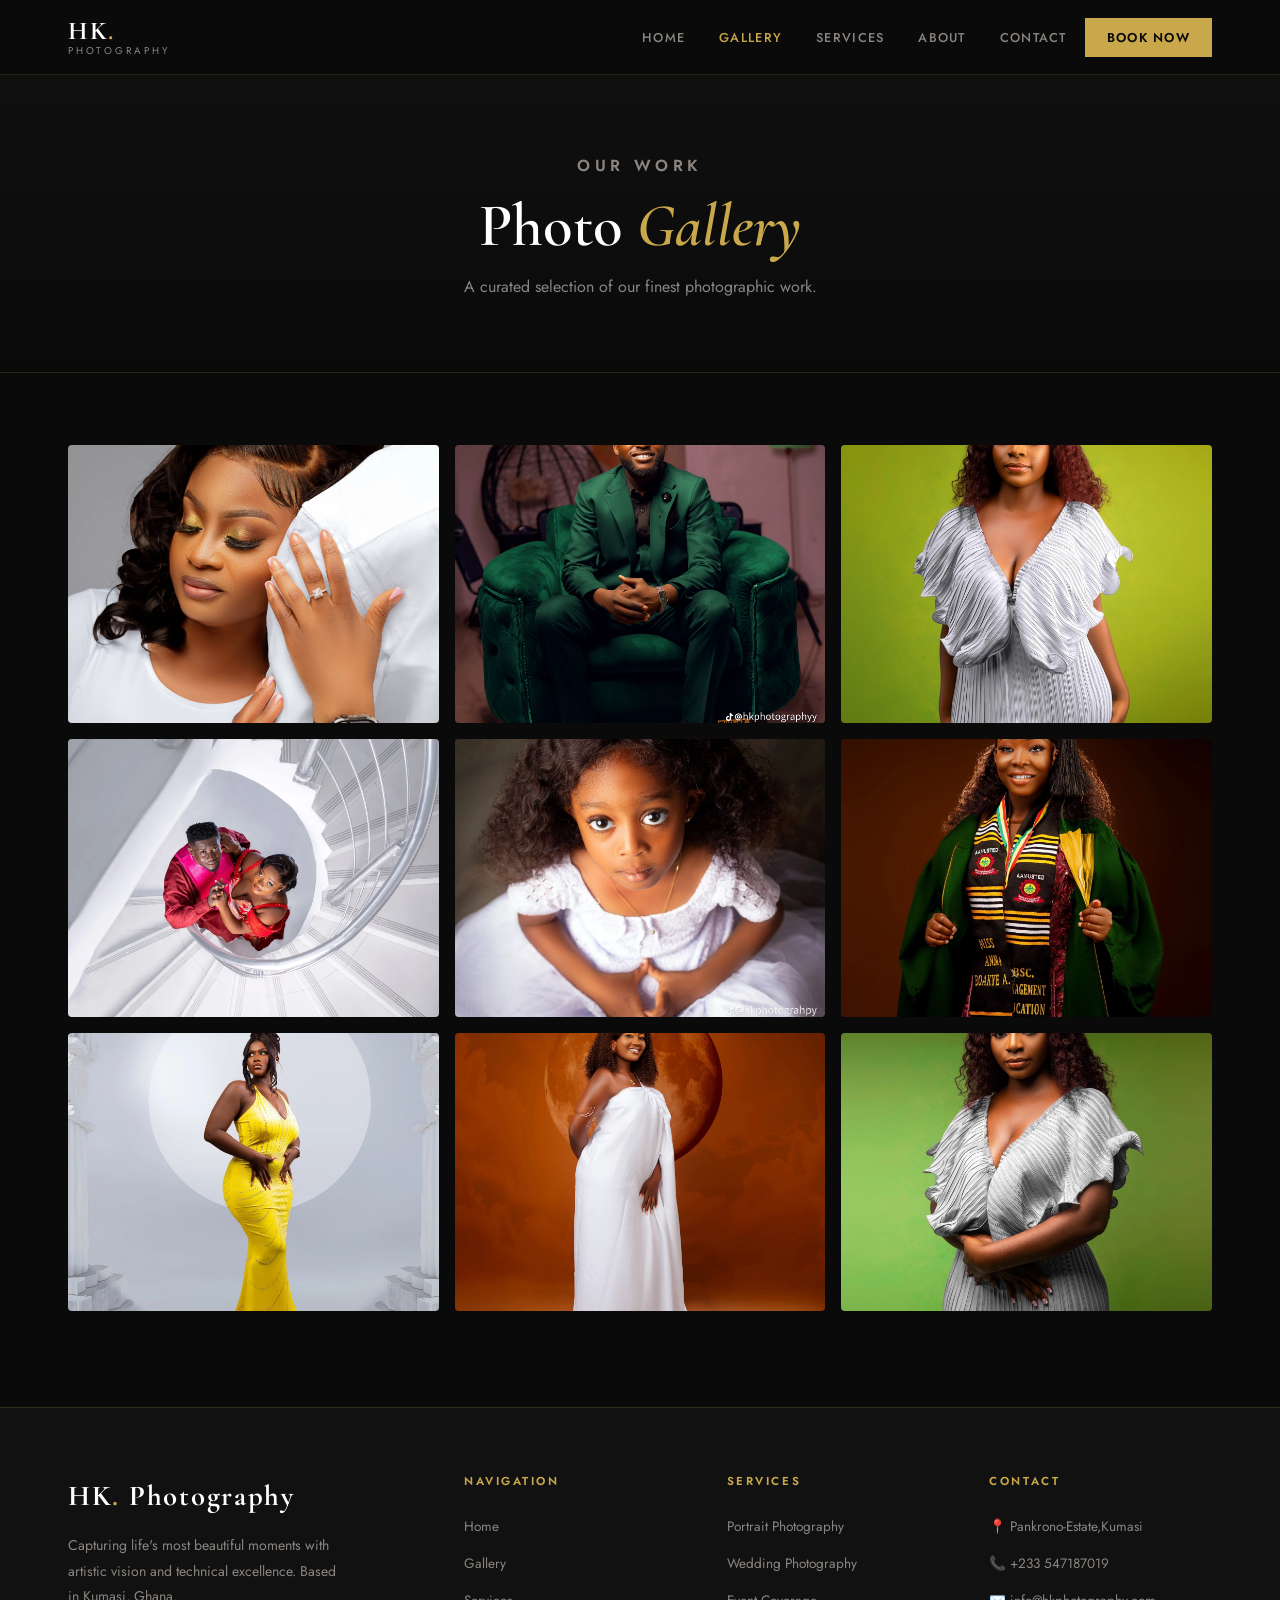
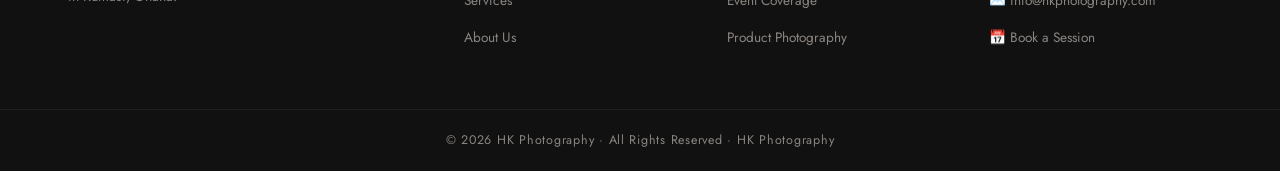
<file: gallery.html>
<!DOCTYPE html>
<html lang="en">
<head>
  <meta charset="UTF-8"/>
  <meta name="viewport" content="width=device-width, initial-scale=1.0"/>
  <title>HK Photography — Gallery</title>
  <link rel="stylesheet" href="style.css"/>
</head>
<body>

<div class="page-banner">
  <p class="section-label">Our Work</p>
  <h1 class="section-title">Photo <em>Gallery</em></h1>
  <p>A curated selection of our finest photographic work.</p>
</div>

<section class="gallery-section">
  <div class="container">
    <div class="gallery-grid">

      <div class="gallery-item" onclick="openLightbox('image12.png','Wedding Day — Kumasi, 2025')">
        <div class="gi-inner"><img src="image12.png" alt="Wedding"></div>
        <div class="gi-overlay">
          <span class="gi-cat">Wedding</span>
          <span class="gi-title">Kumasi Wedding</span>
        </div>
      </div>

      <div class="gallery-item" onclick="openLightbox('image16.png','Executive Portrait')">
        <div class="gi-inner"><img src="image16.png" alt="Portrait"></div>
        <div class="gi-overlay">
          <span class="gi-cat">Portrait</span>
          <span class="gi-title">Executive Shoot</span>
        </div>
      </div>

      <div class="gallery-item" onclick="openLightbox('image3.png','Corporate Gala')">
        <div class="gi-inner"><img src="image3.png" alt="Event"></div>
        <div class="gi-overlay">
          <span class="gi-cat">Event</span>
          <span class="gi-title">Corporate Gala</span>
        </div>
      </div>

      <div class="gallery-item" onclick="openLightbox('image27.png','Engagement Session')">
        <div class="gi-inner"><img src="image27.png" alt="Wedding"></div>
        <div class="gi-overlay">
          <span class="gi-cat">Wedding</span>
          <span class="gi-title">Engagement Session</span>
        </div>
      </div>

      <div class="gallery-item" onclick="openLightbox('image30.png','Family Portrait')">
        <div class="gi-inner"><img src="image30.png" alt="Portrait"></div>
        <div class="gi-overlay">
          <span class="gi-cat">Portrait</span>
          <span class="gi-title">Family Portrait</span>
        </div>
      </div>

      <div class="gallery-item" onclick="openLightbox('image19.png','Graduation Ceremony')">
        <div class="gi-inner"><img src="image19.png" alt="Event"></div>
        <div class="gi-overlay">
          <span class="gi-cat">Event</span>
          <span class="gi-title">Graduation</span>
        </div>
      </div>

      <div class="gallery-item" onclick="openLightbox('image14.png','Product Shoot')">
        <div class="gi-inner"><img src="image14.png" alt="Product"></div>
        <div class="gi-overlay">
          <span class="gi-cat">Product</span>
          <span class="gi-title">Brand Shoot</span>
        </div>
      </div>

      <div class="gallery-item" onclick="openLightbox('image10.png','Sunset Landscape')">
        <div class="gi-inner"><img src="image10.png" alt="Nature"></div>
        <div class="gi-overlay">
          <span class="gi-cat">Nature</span>
          <span class="gi-title">Sunset</span>
        </div>
      </div>

      <div class="gallery-item" onclick="openLightbox('image25.png','Bridal Portraits')">
        <div class="gi-inner"><img src="image25.png" alt="Wedding"></div>
        <div class="gi-overlay">
          <span class="gi-cat">Wedding</span>
          <span class="gi-title">Bridal Portrait</span>
        </div>
      </div>

    </div>
  </div>
</section>

<script src="main.js"></script>
</body>
</html>
</file>
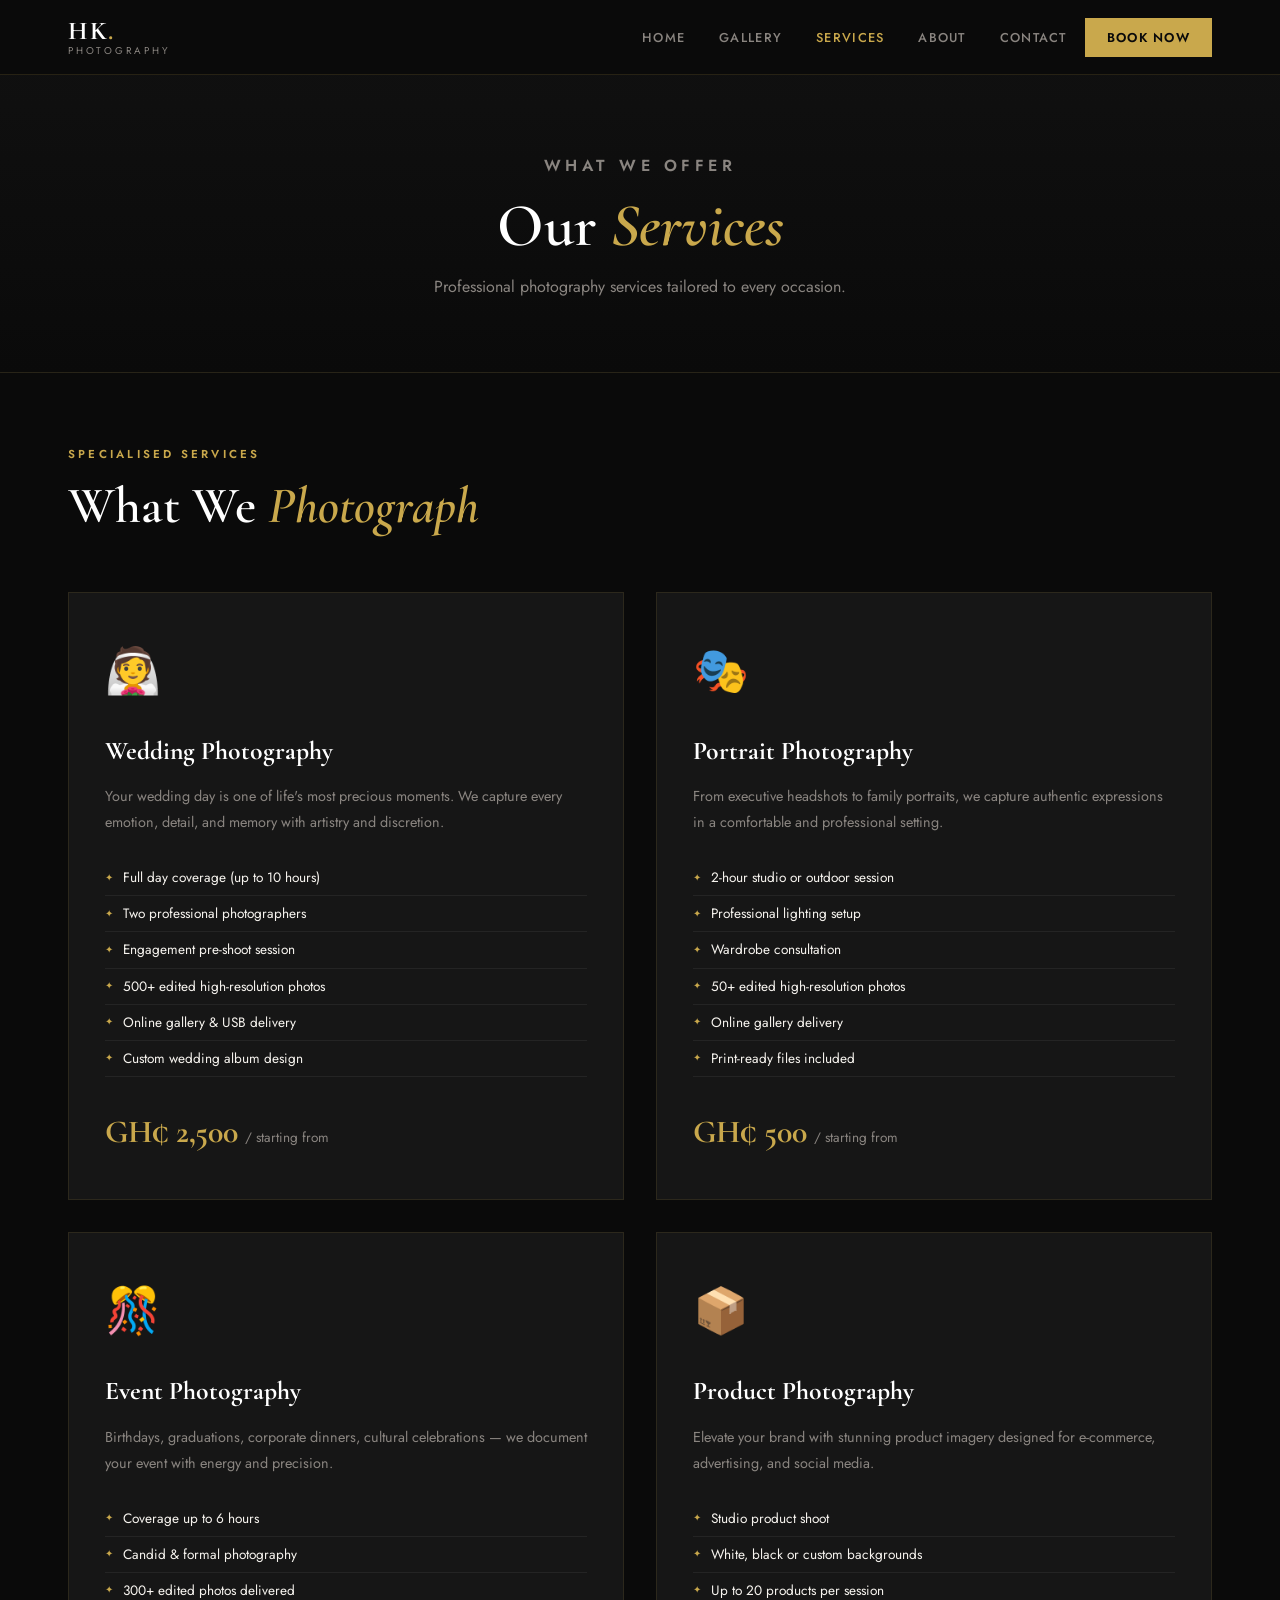
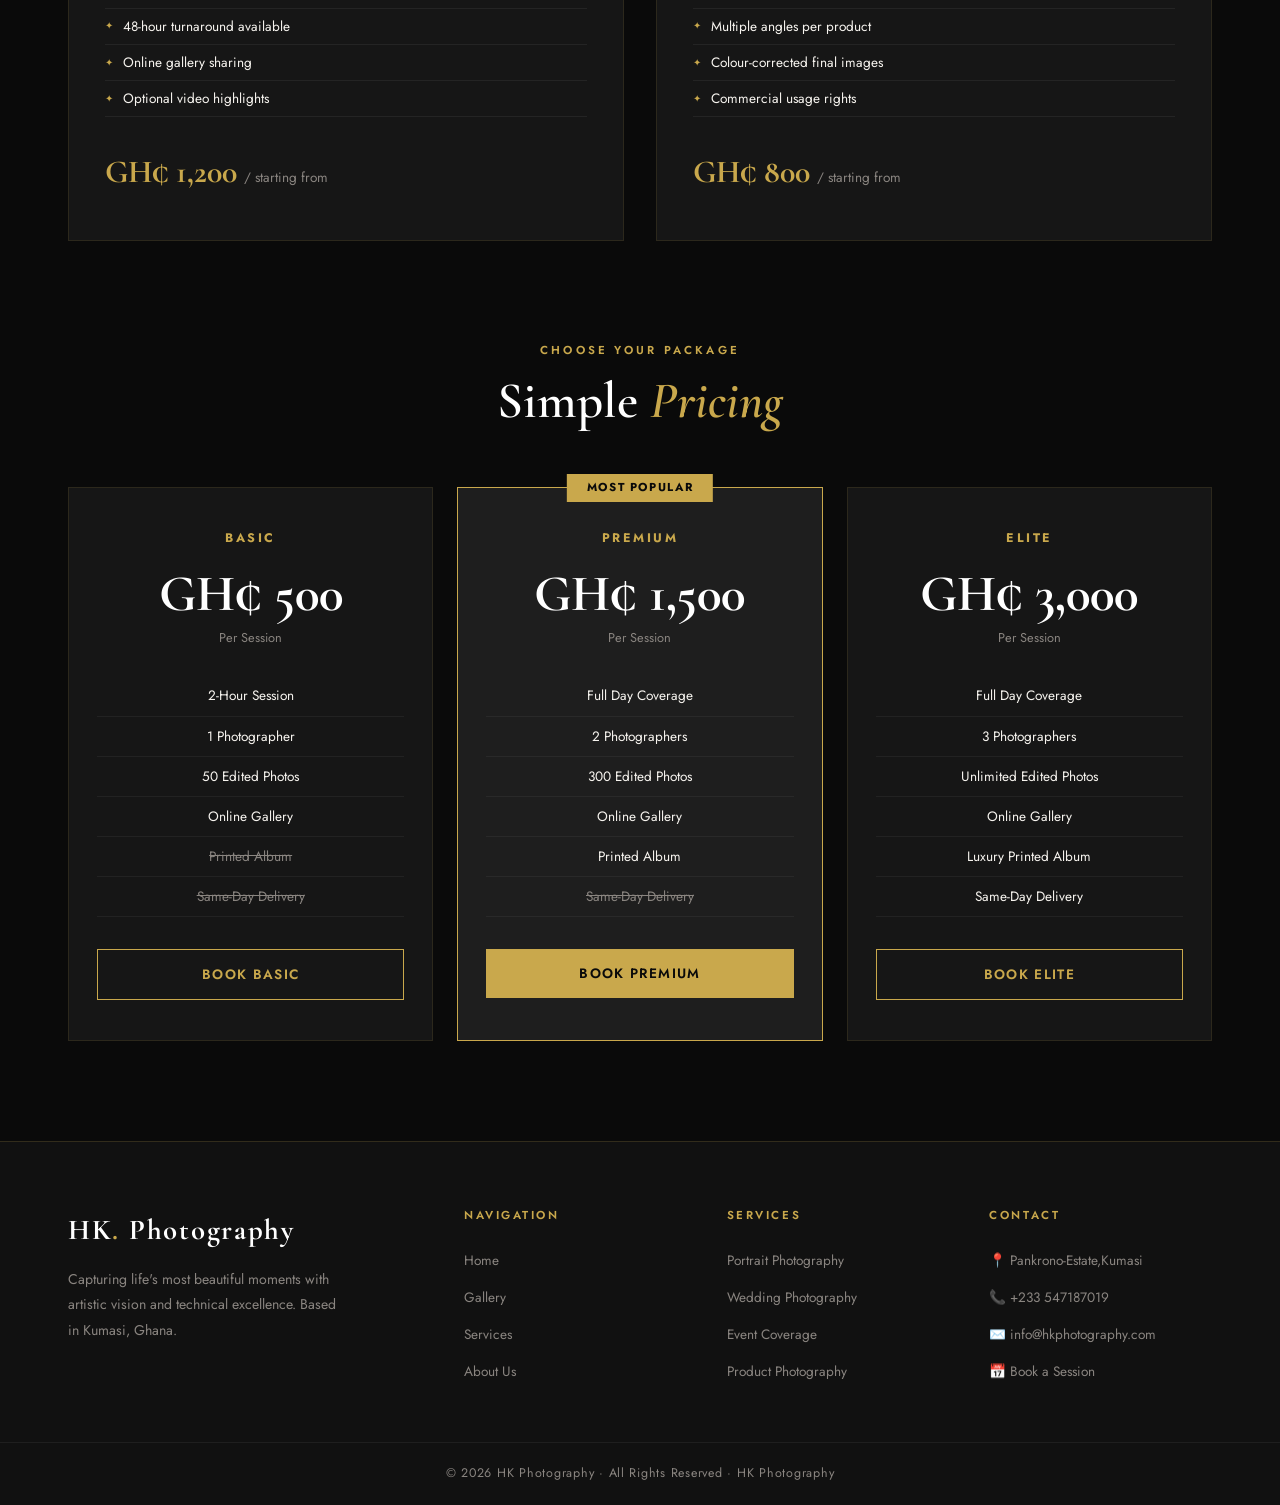
<file: services.html>
<!DOCTYPE html>
<html lang="en">
<head>
  <meta charset="UTF-8"/>
  <meta name="viewport" content="width=device-width, initial-scale=1.0"/>
  <title>HK Photography — Services & Pricing</title>
    <style>
  .services-section { padding: 72px 0 100px; }
  .services-grid { display: grid; grid-template-columns: repeat(2,1fr); gap: 32px; margin-top: 56px; }
  .service-card {
    background: var(--black-card); border: 1px solid rgba(201,168,76,.12);
    padding: 40px 36px; transition: var(--transition); position: relative; overflow: hidden;
  }
  .service-card::before {
    content: ''; position: absolute; top: 0; left: 0;
    width: 3px; height: 0; background: var(--gold);
    transition: .4s ease;
  }
  .service-card:hover::before { height: 100%; }
  .service-card:hover { border-color: rgba(201,168,76,.35); transform: translateY(-4px); box-shadow: var(--shadow-gold); }
  .svc-icon { font-size: 2.8rem; margin-bottom: 20px; display: block; }
  .svc-title {
    font-family: 'Cormorant Garamond', serif;
    font-size: 1.6rem; color: var(--white); margin-bottom: 12px;
  }
  .svc-desc { font-size: .9rem; color: var(--gray-mid); line-height: 1.8; margin-bottom: 24px; }
  .svc-includes { list-style: none; margin-bottom: 28px; }
  .svc-includes li {
    font-size: .85rem; color: var(--off-white); padding: 6px 0;
    border-bottom: 1px solid rgba(255,255,255,.06);
    display: flex; gap: 10px; align-items: center;
  }
  .svc-includes li::before { content: '✦'; color: var(--gold); font-size: .6rem; flex-shrink: 0; }
  .svc-price {
    font-family: 'Cormorant Garamond', serif;
    font-size: 2rem; color: var(--gold); font-weight: 700;
  }
  .svc-price span { font-size: .85rem; color: var(--gray-mid); font-family: 'Jost', sans-serif; font-weight: 400; }

  /* PRICING TABLE */
  .pricing-section { padding: 0 0 100px; }
  .pricing-grid { display: grid; grid-template-columns: repeat(3,1fr); gap: 24px; margin-top: 56px; }
  .pricing-card {
    background: var(--black-card); border: 1px solid rgba(201,168,76,.12);
    padding: 40px 28px; text-align: center; position: relative; transition: var(--transition);
  }
  .pricing-card.featured {
    border-color: var(--gold); background: var(--black-mid);
    transform: scale(1.04);
  }
  .pricing-card.featured .popular-badge {
    position: absolute; top: -14px; left: 50%; transform: translateX(-50%);
    background: var(--gold); color: var(--black);
    padding: 4px 20px; font-size: .72rem; font-weight: 700;
    letter-spacing: .14em; text-transform: uppercase; white-space: nowrap;
  }
  .pricing-card h3 {
    font-size: .78rem; letter-spacing: .2em; text-transform: uppercase;
    color: var(--gold); margin-bottom: 20px;
  }
  .pricing-amount {
    font-family: 'Cormorant Garamond', serif;
    font-size: 3.2rem; color: var(--white); font-weight: 700; line-height: 1;
    margin-bottom: 6px;
  }
  .pricing-period { font-size: .8rem; color: var(--gray-mid); margin-bottom: 28px; }
  .pricing-features { list-style: none; margin-bottom: 32px; }
  .pricing-features li {
    font-size: .85rem; color: var(--off-white); padding: 8px 0;
    border-bottom: 1px solid rgba(255,255,255,.05);
  }
  .pricing-features li.disabled { color: var(--gray-mid); text-decoration: line-through; }

  @media (max-width: 900px) {
    .services-grid { grid-template-columns: 1fr; }
    .pricing-grid { grid-template-columns: 1fr; }
    .pricing-card.featured { transform: scale(1); }
  }
  </style>
  <link rel="stylesheet" href="style.css"/>
</head>
<body>

<div class="page-banner">
  <p class="section-label">What We Offer</p>
  <h1 class="section-title">Our <em>Services</em></h1>
  <p>Professional photography services tailored to every occasion.</p>
</div>

<section class="services-section">
  <div class="container">
    <div class="reveal"><p class="section-label">Specialised Services</p><h2 class="section-title">What We <em>Photograph</em></h2></div>
    <div class="services-grid">
      <div class="service-card reveal">
        <span class="svc-icon">👰</span>
        <h3 class="svc-title">Wedding Photography</h3>
        <p class="svc-desc">Your wedding day is one of life's most precious moments. We capture every emotion, detail, and memory with artistry and discretion.</p>
        <ul class="svc-includes">
          <li>Full day coverage (up to 10 hours)</li>
          <li>Two professional photographers</li>
          <li>Engagement pre-shoot session</li>
          <li>500+ edited high-resolution photos</li>
          <li>Online gallery & USB delivery</li>
          <li>Custom wedding album design</li>
        </ul>
        <div class="svc-price">GH₵ 2,500 <span>/ starting from</span></div>
      </div>
      <div class="service-card reveal reveal-delay-1">
        <span class="svc-icon">🎭</span>
        <h3 class="svc-title">Portrait Photography</h3>
        <p class="svc-desc">From executive headshots to family portraits, we capture authentic expressions in a comfortable and professional setting.</p>
        <ul class="svc-includes">
          <li>2-hour studio or outdoor session</li>
          <li>Professional lighting setup</li>
          <li>Wardrobe consultation</li>
          <li>50+ edited high-resolution photos</li>
          <li>Online gallery delivery</li>
          <li>Print-ready files included</li>
        </ul>
        <div class="svc-price">GH₵ 500 <span>/ starting from</span></div>
      </div>
      <div class="service-card reveal">
        <span class="svc-icon">🎊</span>
        <h3 class="svc-title">Event Photography</h3>
        <p class="svc-desc">Birthdays, graduations, corporate dinners, cultural celebrations — we document your event with energy and precision.</p>
        <ul class="svc-includes">
          <li>Coverage up to 6 hours</li>
          <li>Candid & formal photography</li>
          <li>300+ edited photos delivered</li>
          <li>48-hour turnaround available</li>
          <li>Online gallery sharing</li>
          <li>Optional video highlights</li>
        </ul>
        <div class="svc-price">GH₵ 1,200 <span>/ starting from</span></div>
      </div>
      <div class="service-card reveal reveal-delay-1">
        <span class="svc-icon">📦</span>
        <h3 class="svc-title">Product Photography</h3>
        <p class="svc-desc">Elevate your brand with stunning product imagery designed for e-commerce, advertising, and social media.</p>
        <ul class="svc-includes">
          <li>Studio product shoot</li>
          <li>White, black or custom backgrounds</li>
          <li>Up to 20 products per session</li>
          <li>Multiple angles per product</li>
          <li>Colour-corrected final images</li>
          <li>Commercial usage rights</li>
        </ul>
        <div class="svc-price">GH₵ 800 <span>/ starting from</span></div>
      </div>
    </div>
  </div>
</section>

<!-- PRICING TABLE -->
<section class="pricing-section">
  <div class="container">
    <div class="reveal" style="text-align:center;">
      <p class="section-label">Choose Your Package</p>
      <h2 class="section-title">Simple <em>Pricing</em></h2>
    </div>
    <div class="pricing-grid">
      <div class="pricing-card reveal">
        <h3>Basic</h3>
        <div class="pricing-amount">GH₵ 500</div>
        <p class="pricing-period">Per Session</p>
        <ul class="pricing-features">
          <li>2-Hour Session</li>
          <li>1 Photographer</li>
          <li>50 Edited Photos</li>
          <li>Online Gallery</li>
          <li class="disabled">Printed Album</li>
          <li class="disabled">Same-Day Delivery</li>
        </ul>
        <a href="booking.html" class="btn btn-outline" style="width:100%;justify-content:center;">Book Basic</a>
      </div>
      <div class="pricing-card featured reveal reveal-delay-1">
        <div class="popular-badge">Most Popular</div>
        <h3>Premium</h3>
        <div class="pricing-amount">GH₵ 1,500</div>
        <p class="pricing-period">Per Session</p>
        <ul class="pricing-features">
          <li>Full Day Coverage</li>
          <li>2 Photographers</li>
          <li>300 Edited Photos</li>
          <li>Online Gallery</li>
          <li>Printed Album</li>
          <li class="disabled">Same-Day Delivery</li>
        </ul>
        <a href="booking.html" class="btn btn-gold" style="width:100%;justify-content:center;">Book Premium</a>
      </div>
      <div class="pricing-card reveal reveal-delay-2">
        <h3>Elite</h3>
        <div class="pricing-amount">GH₵ 3,000</div>
        <p class="pricing-period">Per Session</p>
        <ul class="pricing-features">
          <li>Full Day Coverage</li>
          <li>3 Photographers</li>
          <li>Unlimited Edited Photos</li>
          <li>Online Gallery</li>
          <li>Luxury Printed Album</li>
          <li>Same-Day Delivery</li>
        </ul>
        <a href="booking.html" class="btn btn-outline" style="width:100%;justify-content:center;">Book Elite</a>
      </div>
    </div>
  </div>
</section>

  <script src="main.js"></script>
</body>
</html>
</file>
<file: style.css>
/* ============================================================
   HK PHOTOGRAPHY — Global Stylesheet
   ICT233 Web Technologies & Design, 2025/2026
============================================================ */
@import url('https://fonts.googleapis.com/css2?family=Cormorant+Garamond:ital,wght@0,400;0,600;0,700;1,400&family=Jost:wght@300;400;500;600&display=swap');

:root {
  --black:       #0A0A0A;
  --black-soft:  #111111;
  --black-card:  #161616;
  --black-mid:   #1E1E1E;
  --gold:        #C9A84C;
  --gold-light:  #E8C97A;
  --gold-pale:   #F5E6C0;
  --white:       #FFFFFF;
  --off-white:   #F7F4EF;
  --gray-light:  #E5E0D8;
  --gray-mid:    #8A8580;
  --gray-dark:   #3A3730;
  --shadow-sm:   0 2px 12px rgba(0,0,0,.35);
  --shadow-md:   0 8px 32px rgba(0,0,0,.45);
  --shadow-gold: 0 4px 24px rgba(201,168,76,.18);
  --radius:      4px;
  --transition:  .3s ease;
}

*, *::before, *::after { box-sizing: border-box; margin: 0; padding: 0; }
html { scroll-behavior: smooth; }

body {
  font-family: 'Jost', sans-serif;
  background: var(--black);
  color: var(--off-white);
  line-height: 1.7;
  overflow-x: hidden;
}

a { text-decoration: none; color: inherit; }
img { max-width: 100%; display: block; }

/* ── UTILITIES ─────────────────────────────────────────────── */
.container { max-width: 1200px; margin: 0 auto; padding: 0 28px; }

.section-label {
  font-size: .72rem; font-weight: 600; letter-spacing: .28em;
  text-transform: uppercase; color: var(--gold); margin-bottom: 12px;
}
.section-title {
  font-family: 'Cormorant Garamond', serif;
  font-size: clamp(2rem, 4.5vw, 3.2rem);
  color: var(--white); line-height: 1.15; font-weight: 600;
}
.section-title em { color: var(--gold); font-style: italic; }

.btn {
  display: inline-flex; align-items: center; gap: 8px;
  padding: 13px 32px; font-size: .85rem; font-weight: 600;
  letter-spacing: .1em; text-transform: uppercase;
  cursor: pointer; transition: var(--transition);
  border: none; font-family: 'Jost', sans-serif;
}
.btn-gold {
  background: var(--gold); color: var(--black);
}
.btn-gold:hover { background: var(--gold-light); transform: translateY(-2px); box-shadow: var(--shadow-gold); }
.btn-outline {
  background: transparent; color: var(--gold);
  border: 1px solid var(--gold);
}
.btn-outline:hover { background: var(--gold); color: var(--black); }
.btn-white {
  background: var(--white); color: var(--black);
}
.btn-white:hover { background: var(--off-white); transform: translateY(-2px); }

/* ── NAVBAR ───────────────────────────────────────────────── */
nav {
  position: fixed; top: 0; left: 0; right: 0; z-index: 1000;
  background: rgba(10,10,10,.92);
  backdrop-filter: blur(12px);
  border-bottom: 1px solid rgba(201,168,76,.15);
  transition: var(--transition);
}
.nav-inner {
  display: flex; align-items: center; justify-content: space-between;
  padding: 18px 28px; max-width: 1200px; margin: 0 auto;
}
.nav-logo {
  display: flex; flex-direction: column; line-height: 1;
}
.nav-logo .logo-main {
  font-family: 'Cormorant Garamond', serif;
  font-size: 1.6rem; font-weight: 700; color: var(--white);
  letter-spacing: .06em;
}
.nav-logo .logo-main span { color: var(--gold); }
.nav-logo .logo-sub {
  font-size: .62rem; letter-spacing: .28em; text-transform: uppercase;
  color: var(--gray-mid); margin-top: 2px;
}
.nav-links {
  display: flex; align-items: center; gap: 2px; list-style: none;
}
.nav-links a {
  padding: 8px 16px; font-size: .8rem; font-weight: 500;
  letter-spacing: .1em; text-transform: uppercase;
  color: var(--gray-mid); transition: var(--transition);
}
.nav-links a:hover, .nav-links a.active { color: var(--gold); }
.nav-book {
  background: var(--gold); color: var(--black) !important;
  padding: 10px 22px !important; font-weight: 600 !important;
}
.nav-book:hover { background: var(--gold-light) !important; color: var(--black) !important; }

.hamburger {
  display: none; flex-direction: column; gap: 5px;
  background: none; border: none; cursor: pointer; padding: 4px;
}
.hamburger span {
  display: block; width: 22px; height: 1.5px;
  background: var(--gold); transition: var(--transition);
}

/* ── MOBILE MENU ──────────────────────────────────────────── */
.mobile-menu {
  display: none; flex-direction: column;
  background: var(--black-soft); padding: 16px 28px 24px;
  border-top: 1px solid rgba(201,168,76,.12);
}
.mobile-menu.open { display: flex; }
.mobile-menu a {
  padding: 12px 0; font-size: .85rem; letter-spacing: .1em;
  text-transform: uppercase; color: var(--gray-mid);
  border-bottom: 1px solid rgba(255,255,255,.05);
  transition: var(--transition);
}
.mobile-menu a:hover { color: var(--gold); }

/* ── FOOTER ───────────────────────────────────────────────── */
footer {
  background: var(--black-soft);
  border-top: 1px solid rgba(201,168,76,.18);
  padding: 64px 0 0;
}
.footer-grid {
  display: grid; grid-template-columns: 1.6fr 1fr 1fr 1fr;
  gap: 40px; padding-bottom: 48px;
}
.footer-brand .logo-main {
  font-family: 'Cormorant Garamond', serif;
  font-size: 1.8rem; color: var(--white); font-weight: 700;
  letter-spacing: .06em; margin-bottom: 12px;
}
.footer-brand .logo-main span { color: var(--gold); }
.footer-brand p {
  font-size: .88rem; color: var(--gray-mid);
  line-height: 1.8; max-width: 280px;
}
.footer-col h4 {
  font-size: .72rem; letter-spacing: .22em; text-transform: uppercase;
  color: var(--gold); margin-bottom: 20px; font-weight: 600;
}
.footer-col ul { list-style: none; }
.footer-col ul li { margin-bottom: 10px; }
.footer-col ul li a {
  font-size: .85rem; color: var(--gray-mid);
  transition: var(--transition);
}
.footer-col ul li a:hover { color: var(--gold); }
.footer-bottom {
  border-top: 1px solid rgba(255,255,255,.06);
  padding: 20px 0; text-align: center;
  font-size: .78rem; color: var(--gray-mid); letter-spacing: .06em;
}

/* ── TOAST ────────────────────────────────────────────────── */
#toast {
  position: fixed; bottom: 28px; right: 28px; z-index: 9999;
  background: var(--gold); color: var(--black);
  padding: 14px 24px; font-size: .85rem; font-weight: 600;
  letter-spacing: .06em;
  transform: translateY(80px); opacity: 0; transition: .35s ease;
  pointer-events: none;
}

.gallery-item img {
  width: 100%;
  height: 100%;
  object-fit: cover;
}
#toast.show { transform: translateY(0); opacity: 1; }

/* ── PAGE BANNER ──────────────────────────────────────────── */
.page-banner {
  padding: 140px 0 72px;
  background: linear-gradient(180deg, var(--black-soft) 0%, var(--black) 100%);
  border-bottom: 1px solid rgba(201,168,76,.12);
  text-align: center;
}
.page-banner .section-title { font-size: clamp(2.4rem, 5vw, 3.8rem); }
.page-banner p {
  color: var(--gray-mid); font-size: 1rem; margin-top: 12px;
}


/* ── GALLERY PAGE ─────────────────────────────────────────── */
.gallery-section {
  padding: 72px 0 96px;
}

.gallery-grid {
  display: grid;
  grid-template-columns: repeat(3, 1fr);
  gap: 16px;
}

.gallery-item {
  position: relative;
  overflow: hidden;
  cursor: pointer;
  border-radius: var(--radius);
  background: var(--black-mid);
  aspect-ratio: 4 / 3;
}

.gi-inner {
  width: 100%;
  height: 100%;
  overflow: hidden;
}

.gi-inner img {
  width: 100%;
  height: 100%;
  object-fit: cover;
  transition: transform 0.45s ease;
}

.gallery-item:hover .gi-inner img {
  transform: scale(1.06);
}

.gi-overlay {
  position: absolute;
  bottom: 0;
  left: 0;
  right: 0;
  padding: 20px 20px 18px;
  background: linear-gradient(to top, rgba(0,0,0,0.78) 0%, transparent 100%);
  display: flex;
  flex-direction: column;
  gap: 4px;
  transform: translateY(8px);
  opacity: 0;
  transition: all 0.35s ease;
}

.gallery-item:hover .gi-overlay {
  transform: translateY(0);
  opacity: 1;
}

.gi-cat {
  font-size: 0.68rem;
  font-weight: 600;
  letter-spacing: 0.22em;
  text-transform: uppercase;
  color: var(--gold);
}

.gi-title {
  font-family: 'Cormorant Garamond', serif;
  font-size: 1.15rem;
  font-weight: 600;
  color: var(--white);
}

/* Responsive gallery */
@media (max-width: 900px) {
  .gallery-grid {
    grid-template-columns: repeat(2, 1fr);
  }
}
@media (max-width: 560px) {
  .gallery-grid {
    grid-template-columns: 1fr;
  }
}

/* ── RESPONSIVE ───────────────────────────────────────────── */
@media (max-width: 900px) {
  .footer-grid { grid-template-columns: 1fr 1fr; }
}
@media (max-width: 680px) {
  .nav-links, .nav-actions .btn-outline { display: none; }
  .hamburger { display: flex; }
  .footer-grid { grid-template-columns: 1fr; }
}
</file>
